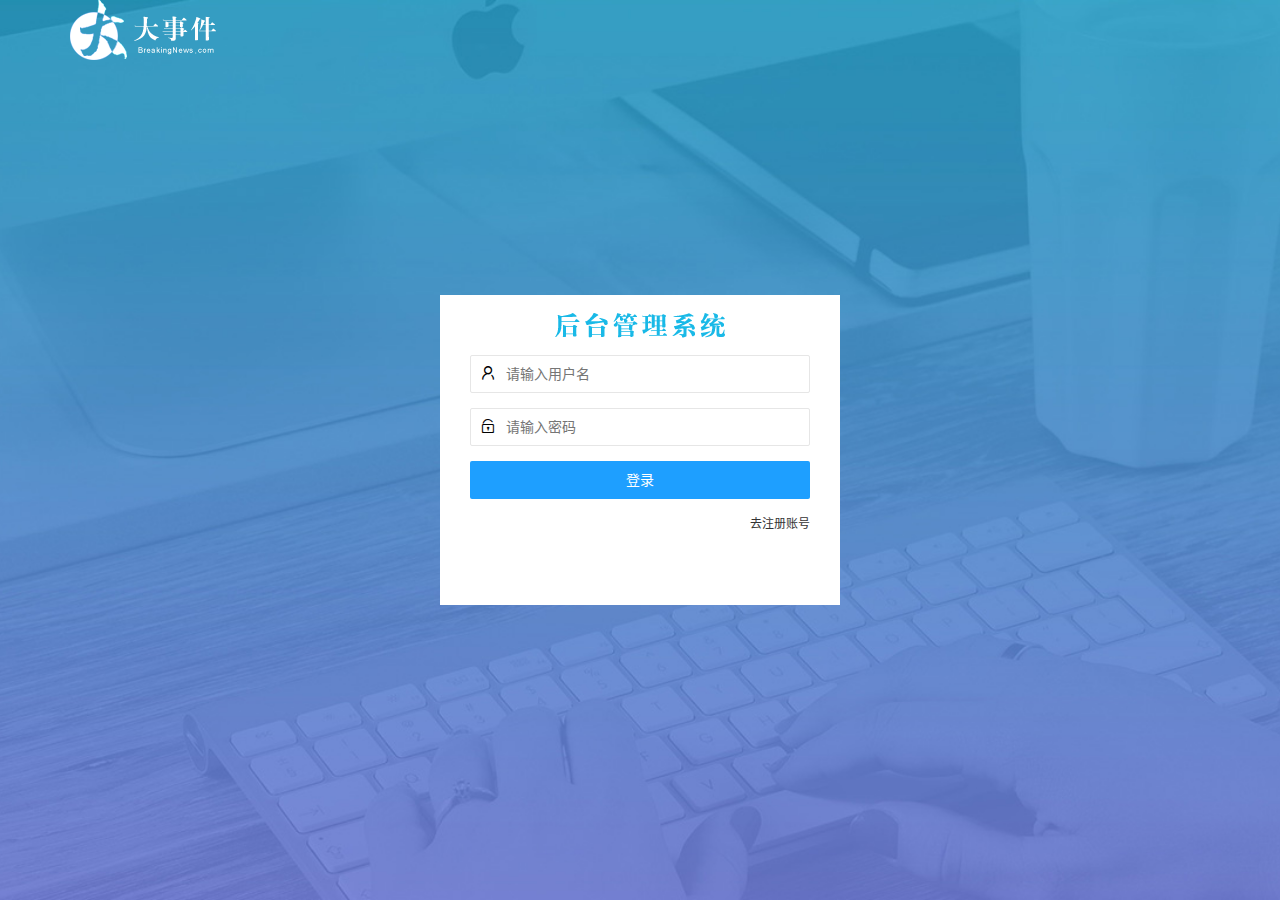
<file: login.html>
<!DOCTYPE html>
<html lang="zh-CN">

<head>
    <meta charset="UTF-8">
    <meta name="viewport"
        content="width=device-width, user-scalable=no, initial-scale=1.0, maximum-scale=1.0, minimum-scale=1.0">
    <meta http-equiv="X-UA-Compatible" content="ie=edge">
    <title>大事件登录/注册</title>
    <link rel="stylesheet" href="/assets/lib/layui/css/layui.css" />
    <link rel="stylesheet" href="/assets/css/login.css" />
</head>

<body>
    <!-- logo -->
    <div class="layui-main">
        <img src="/assets/images/logo.png" alt="" />
    </div>
    <!-- 登录注册页面的 -->
    <div class="login">
        <!-- 标题 -->
        <div class="title-box"></div>


        <!-- 登录页面 -->
        <div class="login-box">
            <!-- 登录的页面 -->
            <form class="layui-form" id="login_form">
                <!-- 用户名 -->
                <div class="layui-form-item">
                    <i class="layui-icon layui-icon-username"></i>
                    <input type="text" name="username" required lay-verify="required" placeholder="请输入用户名"
                        autocomplete="off" class="layui-input">
                </div>
                <!-- 密码 -->
                <div class="layui-form-item">
                    <i class="layui-icon layui-icon-password"></i>
                    <input type="password" name="password" required lay-verify="required|pwd" placeholder="请输入密码"
                        autocomplete="off" class="layui-input">
                </div>
                <!-- 按钮 -->
                <!-- 普通按钮和提交按钮的区别在于 lay-submit -->
                <div class="layui-form-item">
                    <button class="layui-btn layui-btn-fluid layui-btn-normal" lay-submit
                        lay-filter="formDemo">登录</button>
                </div>
                <div class="layui-form-item link">
                    <!-- a链接跳转 -->
                    <a href="javascript:;" id="link_reg">去注册账号</a>
                </div>
            </form>


        </div>



        <!-- 注册页面 -->
        <div class="reg-box">

            <form class="layui-form" id="reg_form">
                <!-- 用户名 -->
                <div class="layui-form-item">
                    <i class="layui-icon layui-icon-username"></i>
                    <input type="text" name="username" required lay-verify="required" placeholder="请输入用户名"
                        autocomplete="off" class="layui-input">
                </div>
                <!-- 密码 -->
                <div class="layui-form-item">
                    <i class="layui-icon layui-icon-password"></i>
                    <input type="password" name="password" required lay-verify="required|pwd" placeholder="请输入密码"
                        autocomplete="off" class="layui-input">
                </div>
                <!-- 密码确认框 -->
                <div class="layui-form-item">
                    <i class="layui-icon layui-icon-password"></i>
                    <input type="password" name="repassword" required lay-verify="required|pwd|repwd"
                        placeholder="再次确认密码" autocomplete="off" class="layui-input">
                </div>


                <!-- 按钮 -->
                <!-- 普通按钮和提交按钮的区别在于 lay-submit -->
                <div class="layui-form-item">
                    <button class="layui-btn layui-btn-fluid layui-btn-normal" lay-submit
                        lay-filter="formDemo">注册</button>
                </div>
                <div class="layui-form-item link">
                    <!-- a链接跳转 -->
                    <a href="javascript:;" id="link_login">去登录</a>
                </div>
            </form>

        </div>
    </div>
    <!-- 导入layui的js文件 -->
    <script src="/assets/lib/layui/layui.all.js"></script>
    <!-- 导入jq -->
    <script src="/assets/lib/jquery.js"></script>
    <script src="/assets/css/baseAPI.js"></script>
    <!-- 导入自己的登录js -->
    <script src="/assets/js/login.js"></script>
</body>

</html>
</file>
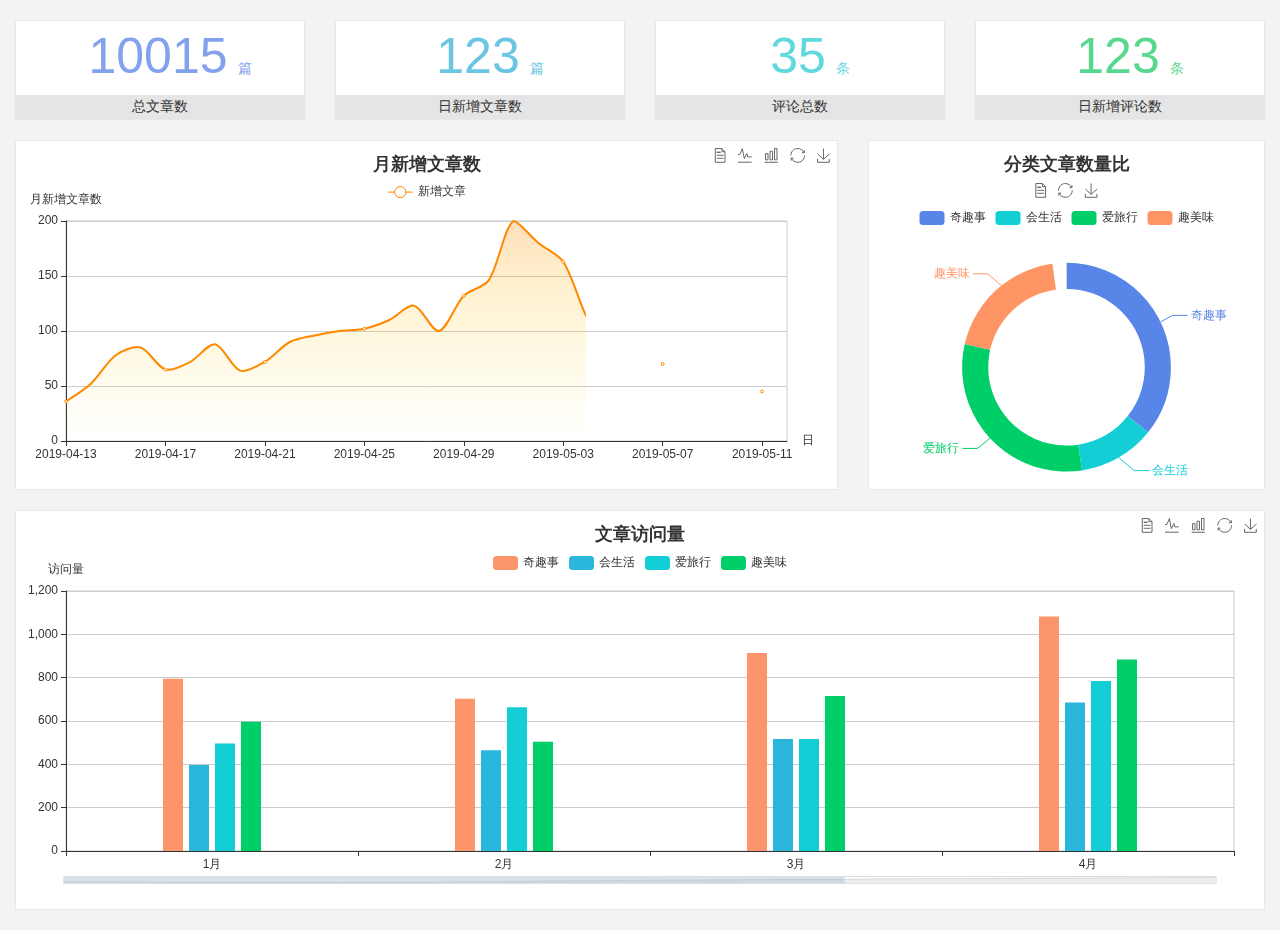
<file: home/dashboard.html>
<!DOCTYPE html>
<html lang="en">

<head>
  <meta charset="UTF-8">
  <meta name="viewport" content="width=device-width, initial-scale=1.0">
  <meta http-equiv="X-UA-Compatible" content="ie=edge">
  <title>图表统计</title>
  <link rel="stylesheet" href="../../assets/lib/bootstrap.css" />
  <link rel="stylesheet" href="../../assets/lib/main.css" />
  <script src="../../assets/lib/jquery.js"></script>
  <script type="text/javascript" src="../../assets/lib/echarts.min.js"></script>
</head>

<body>
  <div class="container-fluid">
    <div class="row spannel_list">
      <div class="col-sm-3 col-xs-6">
        <div class="spannel">
          <em>10015</em><span>篇</span>
          <b>总文章数</b>
        </div>
      </div>
      <div class="col-sm-3 col-xs-6">
        <div class="spannel scolor01">
          <em>123</em><span>篇</span>
          <b>日新增文章数</b>
        </div>
      </div>
      <div class="col-sm-3 col-xs-6">
        <div class="spannel scolor02">
          <em>35</em><span>条</span>
          <b>评论总数</b>
        </div>
      </div>
      <div class="col-sm-3 col-xs-6">
        <div class="spannel scolor03">
          <em>123</em><span>条</span>
          <b>日新增评论数</b>
        </div>
      </div>
    </div>
  </div>

  <div class="container-fluid">
    <div class="row curve-pie">
      <div class="col-lg-8 col-md-8">
        <div class="gragh_pannel" id="curve_show"></div>
      </div>
      <div class="col-lg-4 col-md-4">
        <div class="gragh_pannel" id="pie_show"></div>
      </div>
    </div>
  </div>

  <div class="container-fluid">
    <div class="column_pannel" id="column_show"></div>
  </div>

  <script>
    var oChart = echarts.init(document.getElementById('curve_show'));
    var aList_all = [
      { 'count': 36, 'date': '2019-04-13' },
      { 'count': 52, 'date': '2019-04-14' },
      { 'count': 78, 'date': '2019-04-15' },
      { 'count': 85, 'date': '2019-04-16' },
      { 'count': 65, 'date': '2019-04-17' },
      { 'count': 72, 'date': '2019-04-18' },
      { 'count': 88, 'date': '2019-04-19' },
      { 'count': 64, 'date': '2019-04-20' },
      { 'count': 72, 'date': '2019-04-21' },
      { 'count': 90, 'date': '2019-04-22' },
      { 'count': 96, 'date': '2019-04-23' },
      { 'count': 100, 'date': '2019-04-24' },
      { 'count': 102, 'date': '2019-04-25' },
      { 'count': 110, 'date': '2019-04-26' },
      { 'count': 123, 'date': '2019-04-27' },
      { 'count': 100, 'date': '2019-04-28' },
      { 'count': 132, 'date': '2019-04-29' },
      { 'count': 146, 'date': '2019-04-30' },
      { 'count': 200, 'date': '2019-05-01' },
      { 'count': 180, 'date': '2019-05-02' },
      { 'count': 163, 'date': '2019-05-03' },
      { 'count': 110, 'date': '2019-05-04' },
      { 'count': 80, 'date': '2019-05-05' },
      { 'count': 82, 'date': '2019-05-06' },
      { 'count': 70, 'date': '2019-05-07' },
      { 'count': 65, 'date': '2019-05-08' },
      { 'count': 54, 'date': '2019-05-09' },
      { 'count': 40, 'date': '2019-05-10' },
      { 'count': 45, 'date': '2019-05-11' },
      { 'count': 38, 'date': '2019-05-12' },
    ];

    let aCount = [];
    let aDate = [];

    for (var i = 0; i < aList_all.length; i++) {
      aCount.push(aList_all[i].count);
      aDate.push(aList_all[i].date);
    }

    var chartopt = {
      title: {
        text: '月新增文章数',
        left: 'center',
        top: '10'
      },
      tooltip: {
        trigger: 'axis'
      },
      legend: {
        data: ['新增文章'],
        top: '40'
      },
      toolbox: {
        show: true,
        feature: {
          mark: { show: true },
          dataView: { show: true, readOnly: false },
          magicType: { show: true, type: ['line', 'bar'] },
          restore: { show: true },
          saveAsImage: { show: true }
        }
      },
      calculable: true,
      xAxis: [
        {
          name: '日',
          type: 'category',
          boundaryGap: false,
          data: aDate
        }
      ],
      yAxis: [
        {
          name: '月新增文章数',
          type: 'value'
        }
      ],
      series: [
        {
          name: '新增文章',
          type: 'line',
          smooth: true,
          itemStyle: { normal: { areaStyle: { type: 'default' }, color: '#f80' }, lineStyle: { color: '#f80' } },
          data: aCount
        }],
      areaStyle: {
        normal: {
          color: new echarts.graphic.LinearGradient(0, 0, 0, 1, [{
            offset: 0,
            color: 'rgba(255,136,0,0.39)'
          }, {
            offset: .34,
            color: 'rgba(255,180,0,0.25)'
          }, {
            offset: 1,
            color: 'rgba(255,222,0,0.00)'
          }])

        }
      },
      grid: {
        show: true,
        x: 50,
        x2: 50,
        y: 80,
        height: 220
      }
    };

    oChart.setOption(chartopt);


    var oPie = echarts.init(document.getElementById('pie_show'));
    var oPieopt =
    {
      title: {
        top: 10,
        text: '分类文章数量比',
        x: 'center'
      },
      tooltip: {
        trigger: 'item',
        formatter: "{a} <br/>{b} : {c} ({d}%)"
      },
      color: ['#5885e8', '#13cfd5', '#00ce68', '#ff9565'],
      legend: {
        x: 'center',
        top: 65,
        data: ['奇趣事', '会生活', '爱旅行', '趣美味']
      },
      toolbox: {
        show: true,
        x: 'center',
        top: 35,
        feature: {
          mark: { show: true },
          dataView: { show: true, readOnly: false },
          magicType: {
            show: true,
            type: ['pie', 'funnel'],
            option: {
              funnel: {
                x: '25%',
                width: '50%',
                funnelAlign: 'left',
                max: 1548
              }
            }
          },
          restore: { show: true },
          saveAsImage: { show: true }
        }
      },
      calculable: true,
      series: [
        {
          name: '访问来源',
          type: 'pie',
          radius: ['45%', '60%'],
          center: ['50%', '65%'],
          data: [
            { value: 300, name: '奇趣事' },
            { value: 100, name: '会生活' },
            { value: 260, name: '爱旅行' },
            { value: 180, name: '趣美味' }
          ]
        }
      ]
    };
    oPie.setOption(oPieopt);



    var oColumn = this.echarts.init(document.getElementById('column_show'));
    var oColumnopt =
    {
      title: {
        text: '文章访问量',
        left: 'center',
        top: '10'
      },
      tooltip: {
        trigger: 'axis'
      },
      legend: {
        data: ['奇趣事', '会生活', '爱旅行', '趣美味'],
        top: '40'
      },
      toolbox: {
        show: true,
        feature: {
          mark: { show: true },
          dataView: { show: true, readOnly: false },
          magicType: { show: true, type: ['line', 'bar'] },
          restore: { show: true },
          saveAsImage: { show: true }
        }
      },
      calculable: true,
      xAxis: [
        {
          type: 'category',
          data: ['1月', '2月', '3月', '4月', '5月']
        }
      ],
      yAxis: [
        {
          name: '访问量',
          type: 'value'
        }
      ],
      series: [
        {
          name: '奇趣事',
          type: 'bar',
          barWidth: 20,
          itemStyle: {
            normal: { areaStyle: { type: 'default' }, color: '#fd956a' }
          },
          data: [800, 708, 920, 1090, 1200]
        },
        {
          name: '会生活',
          type: 'bar',
          barWidth: 20,
          itemStyle: {
            normal: { areaStyle: { type: 'default' }, color: '#2bb6db' }
          },
          data: [400, 468, 520, 690, 800]
        },
        {
          name: '爱旅行',
          type: 'bar',
          barWidth: 20,
          itemStyle: {
            normal: { areaStyle: { type: 'default' }, color: '#13cfd5' }
          },
          data: [500, 668, 520, 790, 900]
        },
        {
          name: '趣美味',
          type: 'bar',
          barWidth: 20,
          itemStyle: {
            normal: { areaStyle: { type: 'default' }, color: '#00ce68' }
          },
          data: [600, 508, 720, 890, 1000]
        }
      ],
      grid: {
        show: true,
        x: 50,
        x2: 30,
        y: 80,
        height: 260
      },
      dataZoom: [//给x轴设置滚动条
        {
          start: 0,//默认为0
          end: 100 - 1000 / 31,//默认为100
          type: 'slider',
          show: true,
          xAxisIndex: [0],
          handleSize: 0,//滑动条的 左右2个滑动条的大小
          height: 8,//组件高度
          left: 45, //左边的距离
          right: 50,//右边的距离
          bottom: 26,//右边的距离
          handleColor: '#ddd',//h滑动图标的颜色
          handleStyle: {
            borderColor: "#cacaca",
            borderWidth: "1",
            shadowBlur: 2,
            background: "#ddd",
            shadowColor: "#ddd",
          }
        }]
    };
    oColumn.setOption(oColumnopt);
  </script>
</body>

</html>
</file>
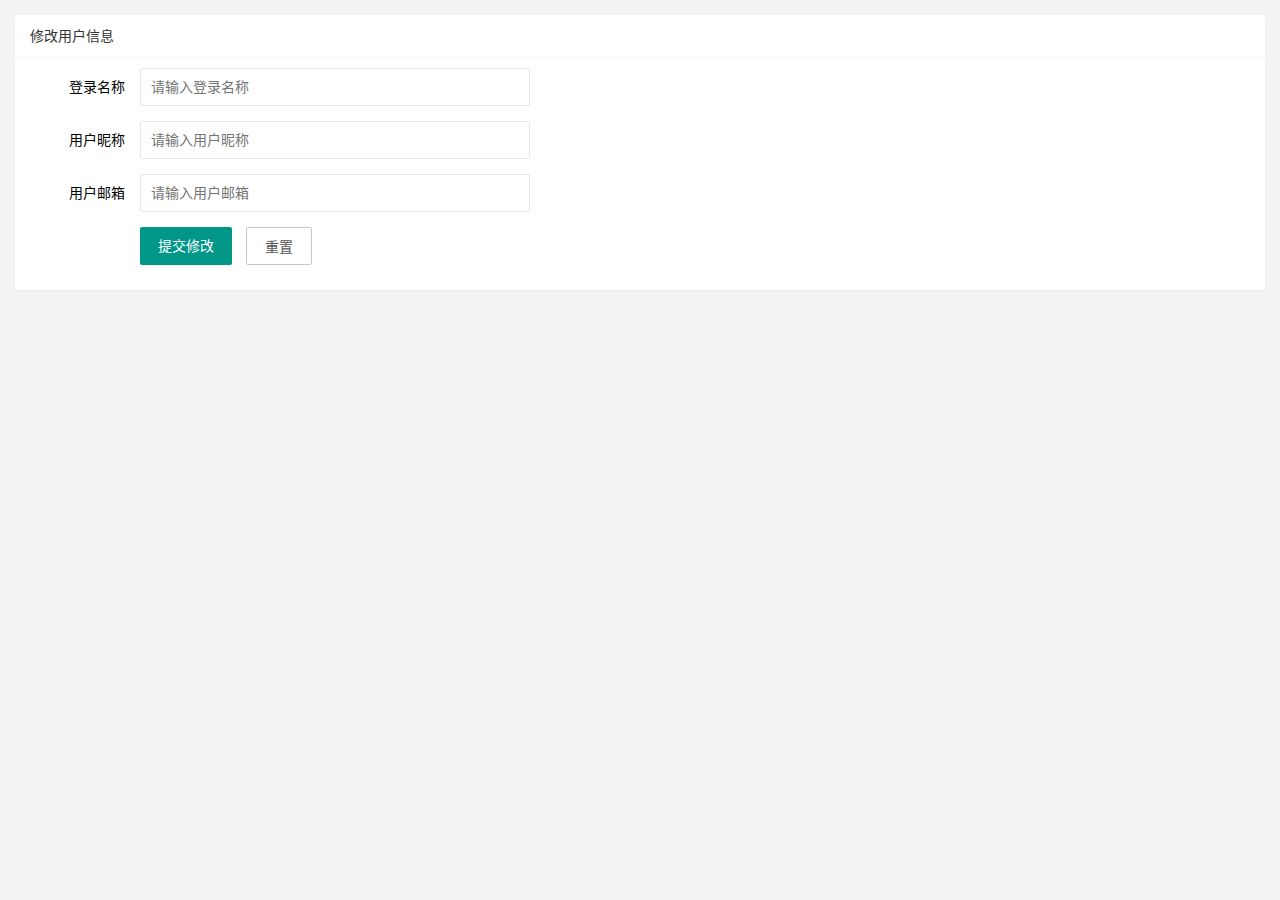
<file: user/user_info.html>
<!DOCTYPE html>
<html lang="zh-CN">

<head>
    <meta charset="UTF-8">
    <meta name="viewport"
        content="width=device-width, user-scalable=no, initial-scale=1.0, maximum-scale=1.0, minimum-scale=1.0">
    <meta http-equiv="X-UA-Compatible" content="ie=edge">
    <title>Document</title>
    <link rel="stylesheet" href="/assets/lib/layui/css/layui.css">
    <link rel="stylesheet" href="/assets/css/user/user_info.css">
</head>

<body>

    <div class="layui-card">
        <div class="layui-card-header">修改用户信息</div>
        <div class="layui-card-body">
            <form class="layui-form" lay-filter="userinfo"  >
                <input type="hidden" name="id">
                <div class="layui-form-item">
                    <label class="layui-form-label">登录名称</label>
                    <div class="layui-input-block">
                        <input type="text" name="username" required lay-verify="required" placeholder="请输入登录名称"
                            autocomplete="off" class="layui-input" readonly>
                    </div>
                </div>
                <div class="layui-form-item">
                    <label class="layui-form-label">用户昵称</label>
                    <div class="layui-input-block">
                        <input type="text" name="nickname" required lay-verify="required|nickname" placeholder="请输入用户昵称"
                            autocomplete="off" class="layui-input">
                    </div>
                </div>
                <div class="layui-form-item">
                    <label class="layui-form-label">用户邮箱</label>
                    <div class="layui-input-block">
                        <input type="text" name="email" required lay-verify="required|email" placeholder="请输入用户邮箱"
                            autocomplete="off" class="layui-input">
                    </div>
                </div>
                <div class="layui-form-item">
                    <div class="layui-input-block">
                        <button class="layui-btn" lay-submit lay-filter="formDemo">提交修改</button>
                        <button type="reset" class="layui-btn layui-btn-primary" id="btnreset">重置</button>
                    </div>
                </div>
            </form>
        </div>
    </div>
</body>
<script src="/assets/lib/layui/layui.all.js"></script>
<script src="/assets/lib/jquery.js"></script>
<script src="/assets/css/baseAPI.js"></script>
<script src="/assets/js/user/user_info.js"></script>

</html>
</file>
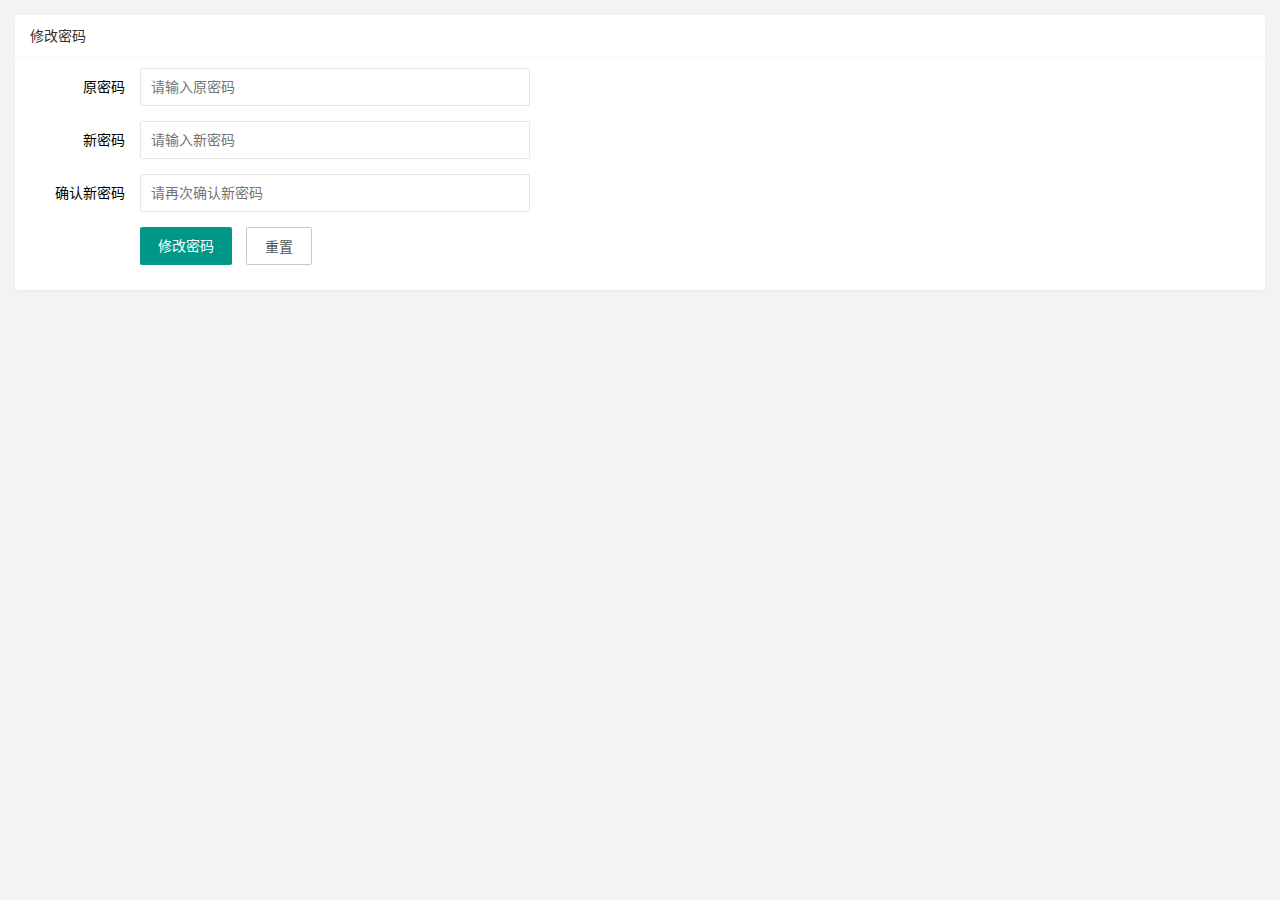
<file: user/user_pwd.html>
<!DOCTYPE html>
<html lang="zh-CN">

<head>
    <meta charset="UTF-8">
    <meta name="viewport"
        content="width=device-width, user-scalable=no, initial-scale=1.0, maximum-scale=1.0, minimum-scale=1.0">
    <meta http-equiv="X-UA-Compatible" content="ie=edge">
    <title>Document</title>
    <link rel="stylesheet" href="/assets/lib/layui/css/layui.css">
    <link rel="stylesheet" href="/assets/css/user/user_pwd.css">
</head>

<body>

    <div class="layui-card">
        <div class="layui-card-header">修改密码</div>
        <div class="layui-card-body">
            <form class="layui-form" lay-filter="userinfo">
                <input type="hidden" name="id">
                <div class="layui-form-item">
                    <label class="layui-form-label">原密码</label>
                    <div class="layui-input-block">
                        <input type="password" name="oldPwd" required lay-verify="required|pwd" placeholder="请输入原密码"
                            autocomplete="off" class="layui-input">
                    </div>
                </div>
                <div class="layui-form-item">
                    <label class="layui-form-label">新密码</label>
                    <div class="layui-input-block">
                        <input type="password" name="newPwd" required lay-verify="required|pwd|samepwd"
                            placeholder="请输入新密码" autocomplete="off" class="layui-input">
                    </div>
                </div>
                <div class="layui-form-item">
                    <label class="layui-form-label">确认新密码</label>
                    <div class="layui-input-block">
                        <input type="password" name="repwd" required lay-verify="required|pwd|repwd" placeholder="请再次确认新密码"
                            autocomplete="off" class="layui-input">
                    </div>
                </div>
                <div class="layui-form-item">
                    <div class="layui-input-block">
                        <button class="layui-btn" lay-submit lay-filter="formDemo">修改密码</button>
                        <button type="reset" class="layui-btn layui-btn-primary">重置</button>
                    </div>
                </div>
            </form>
        </div>
    </div>
</body>
<script src="/assets/lib/layui/layui.all.js"></script>
<script src="/assets/lib/jquery.js"></script>
<script src="/assets/css/baseAPI.js"></script>
<script src="/assets/js/user/user_pwd.js"></script>

</html>
</file>
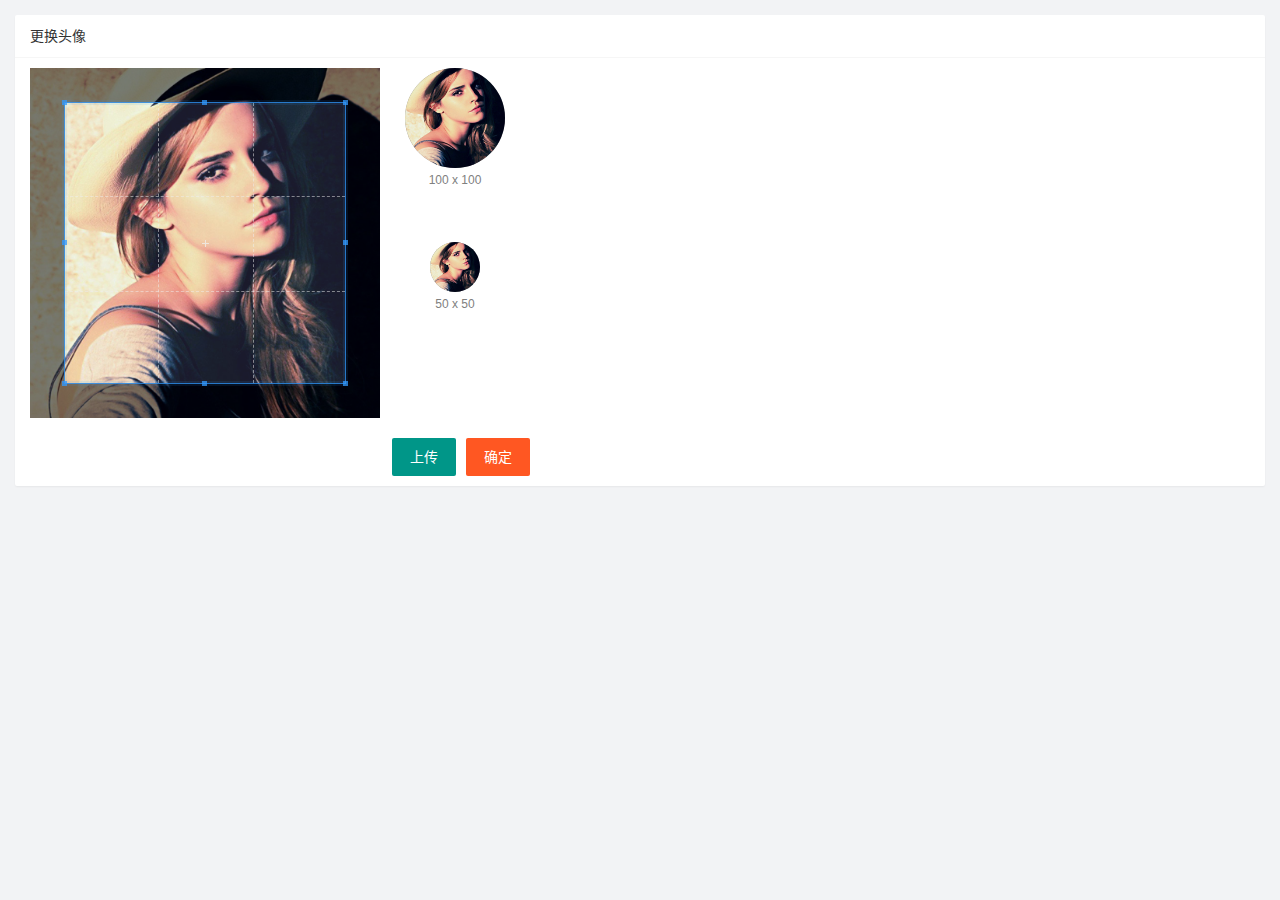
<file: user/user_vartar.html>
<!DOCTYPE html>
<html lang="zh-CN">

<head>
    <meta charset="UTF-8">
    <meta name="viewport"
        content="width=device-width, user-scalable=no, initial-scale=1.0, maximum-scale=1.0, minimum-scale=1.0">
    <meta http-equiv="X-UA-Compatible" content="ie=edge">
    <title>Document</title>
    <link rel="stylesheet" href="/assets/lib/layui/css/layui.css">
    <link rel="stylesheet" href="/assets/lib/cropper/cropper.css">
    <link rel="stylesheet" href="/assets/css/user/user_vartar.css">
</head>

<body>
    <div class="layui-card">
        <div class="layui-card-header">更换头像</div>
        <div class="layui-card-body">
            <!-- 第一行的图片裁剪和预览区域 -->
            <div class="row1">
                <!-- 图片裁剪区域 -->
                <div class="cropper-box">
                    <!-- 这个 img 标签很重要，将来会把它初始化为裁剪区域 -->
                    <img id="image" src="/assets/images/sample.jpg" />
                </div>
                <!-- 图片的预览区域 -->
                <div class="preview-box">
                    <div>
                        <!-- 宽高为 100px 的预览区域 -->
                        <div class="img-preview w100"></div>
                        <p class="size">100 x 100</p>
                    </div>
                    <div>
                        <!-- 宽高为 50px 的预览区域 -->
                        <div class="img-preview w50"></div>
                        <p class="size">50 x 50</p>
                    </div>
                </div>
            </div>

            <!-- 第二行的按钮区域 -->
            <div class="row2">
                <input type="file" id="file" accept="image/png,image/jpg">
                <button type="button" class="layui-btn" id="btnchoose">上传</button>
                <button type="button" class="layui-btn layui-btn-danger" id="btnupload">确定</button>
            </div>
        </div>
    </div>
</body>
<script src="/assets/lib/layui/layui.all.js"></script>
<script src="/assets/lib/jquery.js"></script>
<script src="/assets/lib/cropper/Cropper.js"></script>
<script src="/assets/lib/cropper/jquery-cropper.js"></script>
<script src="/assets/css/baseAPI.js"></script>
<script src="/assets/js/user/user_vartar.js"></script>

</html>
</file>
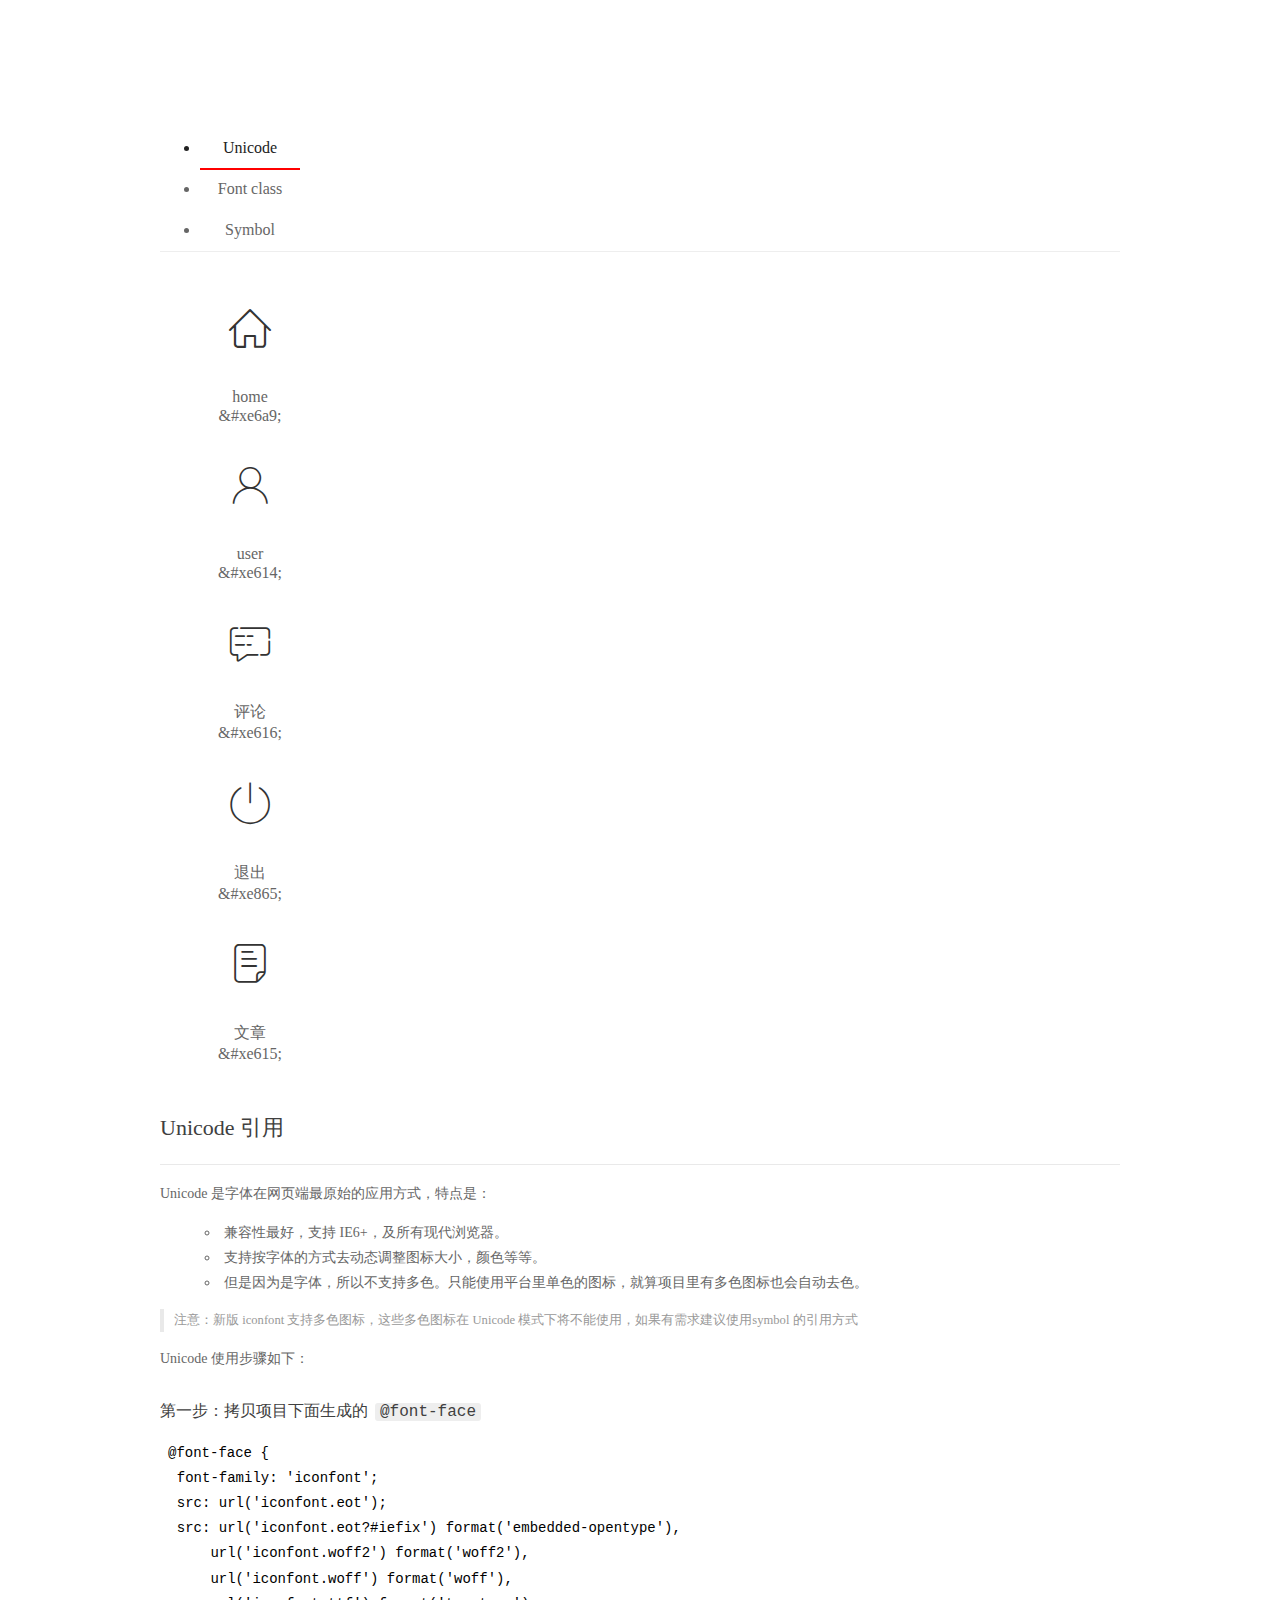
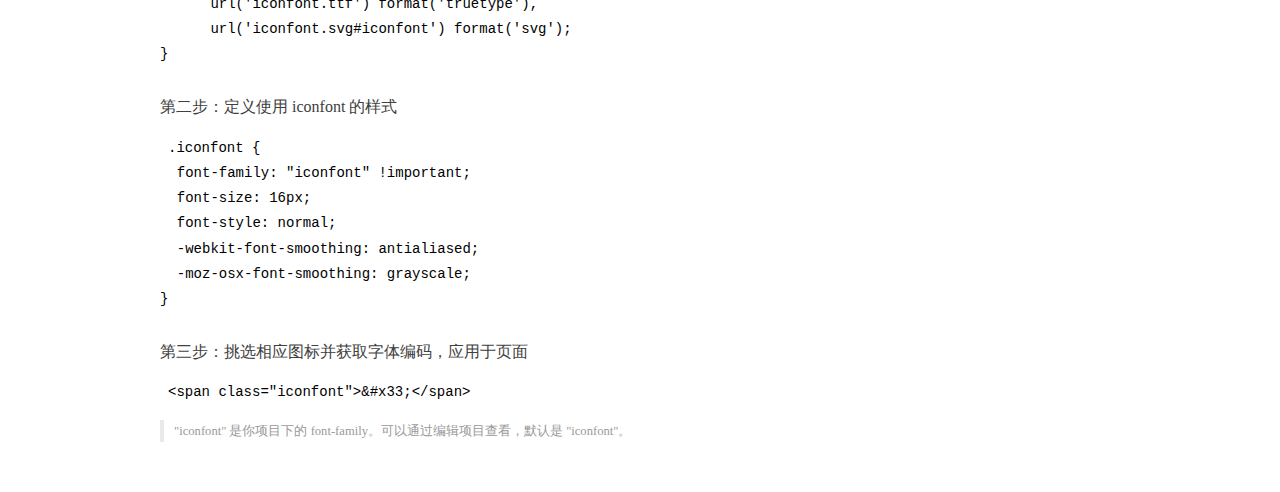
<file: assets/fonts/demo_index.html>
<!DOCTYPE html>
<html>
<head>
  <meta charset="utf-8"/>
  <title>IconFont Demo</title>
  <link rel="shortcut icon" href="https://gtms04.alicdn.com/tps/i4/TB1_oz6GVXXXXaFXpXXJDFnIXXX-64-64.ico" type="image/x-icon"/>
  <link rel="stylesheet" href="https://g.alicdn.com/thx/cube/1.3.2/cube.min.css">
  <link rel="stylesheet" href="demo.css">
  <link rel="stylesheet" href="iconfont.css">
  <script src="iconfont.js"></script>
  <!-- jQuery -->
  <script src="https://a1.alicdn.com/oss/uploads/2018/12/26/7bfddb60-08e8-11e9-9b04-53e73bb6408b.js"></script>
  <!-- 代码高亮 -->
  <script src="https://a1.alicdn.com/oss/uploads/2018/12/26/a3f714d0-08e6-11e9-8a15-ebf944d7534c.js"></script>
</head>
<body>
  <div class="main">
    <h1 class="logo"><a href="https://www.iconfont.cn/" title="iconfont 首页" target="_blank">&#xe86b;</a></h1>
    <div class="nav-tabs">
      <ul id="tabs" class="dib-box">
        <li class="dib active"><span>Unicode</span></li>
        <li class="dib"><span>Font class</span></li>
        <li class="dib"><span>Symbol</span></li>
      </ul>
      
    </div>
    <div class="tab-container">
      <div class="content unicode" style="display: block;">
          <ul class="icon_lists dib-box">
          
            <li class="dib">
              <span class="icon iconfont">&#xe6a9;</span>
                <div class="name">home</div>
                <div class="code-name">&amp;#xe6a9;</div>
              </li>
          
            <li class="dib">
              <span class="icon iconfont">&#xe614;</span>
                <div class="name">user</div>
                <div class="code-name">&amp;#xe614;</div>
              </li>
          
            <li class="dib">
              <span class="icon iconfont">&#xe616;</span>
                <div class="name">评论</div>
                <div class="code-name">&amp;#xe616;</div>
              </li>
          
            <li class="dib">
              <span class="icon iconfont">&#xe865;</span>
                <div class="name">退出</div>
                <div class="code-name">&amp;#xe865;</div>
              </li>
          
            <li class="dib">
              <span class="icon iconfont">&#xe615;</span>
                <div class="name">文章</div>
                <div class="code-name">&amp;#xe615;</div>
              </li>
          
          </ul>
          <div class="article markdown">
          <h2 id="unicode-">Unicode 引用</h2>
          <hr>

          <p>Unicode 是字体在网页端最原始的应用方式，特点是：</p>
          <ul>
            <li>兼容性最好，支持 IE6+，及所有现代浏览器。</li>
            <li>支持按字体的方式去动态调整图标大小，颜色等等。</li>
            <li>但是因为是字体，所以不支持多色。只能使用平台里单色的图标，就算项目里有多色图标也会自动去色。</li>
          </ul>
          <blockquote>
            <p>注意：新版 iconfont 支持多色图标，这些多色图标在 Unicode 模式下将不能使用，如果有需求建议使用symbol 的引用方式</p>
          </blockquote>
          <p>Unicode 使用步骤如下：</p>
          <h3 id="-font-face">第一步：拷贝项目下面生成的 <code>@font-face</code></h3>
<pre><code class="language-css"
>@font-face {
  font-family: 'iconfont';
  src: url('iconfont.eot');
  src: url('iconfont.eot?#iefix') format('embedded-opentype'),
      url('iconfont.woff2') format('woff2'),
      url('iconfont.woff') format('woff'),
      url('iconfont.ttf') format('truetype'),
      url('iconfont.svg#iconfont') format('svg');
}
</code></pre>
          <h3 id="-iconfont-">第二步：定义使用 iconfont 的样式</h3>
<pre><code class="language-css"
>.iconfont {
  font-family: "iconfont" !important;
  font-size: 16px;
  font-style: normal;
  -webkit-font-smoothing: antialiased;
  -moz-osx-font-smoothing: grayscale;
}
</code></pre>
          <h3 id="-">第三步：挑选相应图标并获取字体编码，应用于页面</h3>
<pre>
<code class="language-html"
>&lt;span class="iconfont"&gt;&amp;#x33;&lt;/span&gt;
</code></pre>
          <blockquote>
            <p>"iconfont" 是你项目下的 font-family。可以通过编辑项目查看，默认是 "iconfont"。</p>
          </blockquote>
          </div>
      </div>
      <div class="content font-class">
        <ul class="icon_lists dib-box">
          
          <li class="dib">
            <span class="icon iconfont icon-home"></span>
            <div class="name">
              home
            </div>
            <div class="code-name">.icon-home
            </div>
          </li>
          
          <li class="dib">
            <span class="icon iconfont icon-user"></span>
            <div class="name">
              user
            </div>
            <div class="code-name">.icon-user
            </div>
          </li>
          
          <li class="dib">
            <span class="icon iconfont icon-pinglun"></span>
            <div class="name">
              评论
            </div>
            <div class="code-name">.icon-pinglun
            </div>
          </li>
          
          <li class="dib">
            <span class="icon iconfont icon-tuichu"></span>
            <div class="name">
              退出
            </div>
            <div class="code-name">.icon-tuichu
            </div>
          </li>
          
          <li class="dib">
            <span class="icon iconfont icon-16"></span>
            <div class="name">
              文章
            </div>
            <div class="code-name">.icon-16
            </div>
          </li>
          
        </ul>
        <div class="article markdown">
        <h2 id="font-class-">font-class 引用</h2>
        <hr>

        <p>font-class 是 Unicode 使用方式的一种变种，主要是解决 Unicode 书写不直观，语意不明确的问题。</p>
        <p>与 Unicode 使用方式相比，具有如下特点：</p>
        <ul>
          <li>兼容性良好，支持 IE8+，及所有现代浏览器。</li>
          <li>相比于 Unicode 语意明确，书写更直观。可以很容易分辨这个 icon 是什么。</li>
          <li>因为使用 class 来定义图标，所以当要替换图标时，只需要修改 class 里面的 Unicode 引用。</li>
          <li>不过因为本质上还是使用的字体，所以多色图标还是不支持的。</li>
        </ul>
        <p>使用步骤如下：</p>
        <h3 id="-fontclass-">第一步：引入项目下面生成的 fontclass 代码：</h3>
<pre><code class="language-html">&lt;link rel="stylesheet" href="./iconfont.css"&gt;
</code></pre>
        <h3 id="-">第二步：挑选相应图标并获取类名，应用于页面：</h3>
<pre><code class="language-html">&lt;span class="iconfont icon-xxx"&gt;&lt;/span&gt;
</code></pre>
        <blockquote>
          <p>"
            iconfont" 是你项目下的 font-family。可以通过编辑项目查看，默认是 "iconfont"。</p>
        </blockquote>
      </div>
      </div>
      <div class="content symbol">
          <ul class="icon_lists dib-box">
          
            <li class="dib">
                <svg class="icon svg-icon" aria-hidden="true">
                  <use xlink:href="#icon-home"></use>
                </svg>
                <div class="name">home</div>
                <div class="code-name">#icon-home</div>
            </li>
          
            <li class="dib">
                <svg class="icon svg-icon" aria-hidden="true">
                  <use xlink:href="#icon-user"></use>
                </svg>
                <div class="name">user</div>
                <div class="code-name">#icon-user</div>
            </li>
          
            <li class="dib">
                <svg class="icon svg-icon" aria-hidden="true">
                  <use xlink:href="#icon-pinglun"></use>
                </svg>
                <div class="name">评论</div>
                <div class="code-name">#icon-pinglun</div>
            </li>
          
            <li class="dib">
                <svg class="icon svg-icon" aria-hidden="true">
                  <use xlink:href="#icon-tuichu"></use>
                </svg>
                <div class="name">退出</div>
                <div class="code-name">#icon-tuichu</div>
            </li>
          
            <li class="dib">
                <svg class="icon svg-icon" aria-hidden="true">
                  <use xlink:href="#icon-16"></use>
                </svg>
                <div class="name">文章</div>
                <div class="code-name">#icon-16</div>
            </li>
          
          </ul>
          <div class="article markdown">
          <h2 id="symbol-">Symbol 引用</h2>
          <hr>

          <p>这是一种全新的使用方式，应该说这才是未来的主流，也是平台目前推荐的用法。相关介绍可以参考这篇<a href="">文章</a>
            这种用法其实是做了一个 SVG 的集合，与另外两种相比具有如下特点：</p>
          <ul>
            <li>支持多色图标了，不再受单色限制。</li>
            <li>通过一些技巧，支持像字体那样，通过 <code>font-size</code>, <code>color</code> 来调整样式。</li>
            <li>兼容性较差，支持 IE9+，及现代浏览器。</li>
            <li>浏览器渲染 SVG 的性能一般，还不如 png。</li>
          </ul>
          <p>使用步骤如下：</p>
          <h3 id="-symbol-">第一步：引入项目下面生成的 symbol 代码：</h3>
<pre><code class="language-html">&lt;script src="./iconfont.js"&gt;&lt;/script&gt;
</code></pre>
          <h3 id="-css-">第二步：加入通用 CSS 代码（引入一次就行）：</h3>
<pre><code class="language-html">&lt;style&gt;
.icon {
  width: 1em;
  height: 1em;
  vertical-align: -0.15em;
  fill: currentColor;
  overflow: hidden;
}
&lt;/style&gt;
</code></pre>
          <h3 id="-">第三步：挑选相应图标并获取类名，应用于页面：</h3>
<pre><code class="language-html">&lt;svg class="icon" aria-hidden="true"&gt;
  &lt;use xlink:href="#icon-xxx"&gt;&lt;/use&gt;
&lt;/svg&gt;
</code></pre>
          </div>
      </div>

    </div>
  </div>
  <script>
  $(document).ready(function () {
      $('.tab-container .content:first').show()

      $('#tabs li').click(function (e) {
        var tabContent = $('.tab-container .content')
        var index = $(this).index()

        if ($(this).hasClass('active')) {
          return
        } else {
          $('#tabs li').removeClass('active')
          $(this).addClass('active')

          tabContent.hide().eq(index).fadeIn()
        }
      })
    })
  </script>
</body>
</html>
</file>
<file: assets/lib/layui/css/layui.css>
/** layui-v2.5.5 MIT License By https://www.layui.com */
 .layui-inline,img{display:inline-block;vertical-align:middle}h1,h2,h3,h4,h5,h6{font-weight:400}.layui-edge,.layui-header,.layui-inline,.layui-main{position:relative}.layui-body,.layui-edge,.layui-elip{overflow:hidden}.layui-btn,.layui-edge,.layui-inline,img{vertical-align:middle}.layui-btn,.layui-disabled,.layui-icon,.layui-unselect{-moz-user-select:none;-webkit-user-select:none;-ms-user-select:none}.layui-elip,.layui-form-checkbox span,.layui-form-pane .layui-form-label{text-overflow:ellipsis;white-space:nowrap}.layui-breadcrumb,.layui-tree-btnGroup{visibility:hidden}blockquote,body,button,dd,div,dl,dt,form,h1,h2,h3,h4,h5,h6,input,li,ol,p,pre,td,textarea,th,ul{margin:0;padding:0;-webkit-tap-highlight-color:rgba(0,0,0,0)}a:active,a:hover{outline:0}img{border:none}li{list-style:none}table{border-collapse:collapse;border-spacing:0}h4,h5,h6{font-size:100%}button,input,optgroup,option,select,textarea{font-family:inherit;font-size:inherit;font-style:inherit;font-weight:inherit;outline:0}pre{white-space:pre-wrap;white-space:-moz-pre-wrap;white-space:-pre-wrap;white-space:-o-pre-wrap;word-wrap:break-word}body{line-height:24px;font:14px Helvetica Neue,Helvetica,PingFang SC,Tahoma,Arial,sans-serif}hr{height:1px;margin:10px 0;border:0;clear:both}a{color:#333;text-decoration:none}a:hover{color:#777}a cite{font-style:normal;*cursor:pointer}.layui-border-box,.layui-border-box *{box-sizing:border-box}.layui-box,.layui-box *{box-sizing:content-box}.layui-clear{clear:both;*zoom:1}.layui-clear:after{content:'\20';clear:both;*zoom:1;display:block;height:0}.layui-inline{*display:inline;*zoom:1}.layui-edge{display:inline-block;width:0;height:0;border-width:6px;border-style:dashed;border-color:transparent}.layui-edge-top{top:-4px;border-bottom-color:#999;border-bottom-style:solid}.layui-edge-right{border-left-color:#999;border-left-style:solid}.layui-edge-bottom{top:2px;border-top-color:#999;border-top-style:solid}.layui-edge-left{border-right-color:#999;border-right-style:solid}.layui-disabled,.layui-disabled:hover{color:#d2d2d2!important;cursor:not-allowed!important}.layui-circle{border-radius:100%}.layui-show{display:block!important}.layui-hide{display:none!important}@font-face{font-family:layui-icon;src:url(../font/iconfont.eot?v=250);src:url(../font/iconfont.eot?v=250#iefix) format('embedded-opentype'),url(../font/iconfont.woff2?v=250) format('woff2'),url(../font/iconfont.woff?v=250) format('woff'),url(../font/iconfont.ttf?v=250) format('truetype'),url(../font/iconfont.svg?v=250#layui-icon) format('svg')}.layui-icon{font-family:layui-icon!important;font-size:16px;font-style:normal;-webkit-font-smoothing:antialiased;-moz-osx-font-smoothing:grayscale}.layui-icon-reply-fill:before{content:"\e611"}.layui-icon-set-fill:before{content:"\e614"}.layui-icon-menu-fill:before{content:"\e60f"}.layui-icon-search:before{content:"\e615"}.layui-icon-share:before{content:"\e641"}.layui-icon-set-sm:before{content:"\e620"}.layui-icon-engine:before{content:"\e628"}.layui-icon-close:before{content:"\1006"}.layui-icon-close-fill:before{content:"\1007"}.layui-icon-chart-screen:before{content:"\e629"}.layui-icon-star:before{content:"\e600"}.layui-icon-circle-dot:before{content:"\e617"}.layui-icon-chat:before{content:"\e606"}.layui-icon-release:before{content:"\e609"}.layui-icon-list:before{content:"\e60a"}.layui-icon-chart:before{content:"\e62c"}.layui-icon-ok-circle:before{content:"\1005"}.layui-icon-layim-theme:before{content:"\e61b"}.layui-icon-table:before{content:"\e62d"}.layui-icon-right:before{content:"\e602"}.layui-icon-left:before{content:"\e603"}.layui-icon-cart-simple:before{content:"\e698"}.layui-icon-face-cry:before{content:"\e69c"}.layui-icon-face-smile:before{content:"\e6af"}.layui-icon-survey:before{content:"\e6b2"}.layui-icon-tree:before{content:"\e62e"}.layui-icon-upload-circle:before{content:"\e62f"}.layui-icon-add-circle:before{content:"\e61f"}.layui-icon-download-circle:before{content:"\e601"}.layui-icon-templeate-1:before{content:"\e630"}.layui-icon-util:before{content:"\e631"}.layui-icon-face-surprised:before{content:"\e664"}.layui-icon-edit:before{content:"\e642"}.layui-icon-speaker:before{content:"\e645"}.layui-icon-down:before{content:"\e61a"}.layui-icon-file:before{content:"\e621"}.layui-icon-layouts:before{content:"\e632"}.layui-icon-rate-half:before{content:"\e6c9"}.layui-icon-add-circle-fine:before{content:"\e608"}.layui-icon-prev-circle:before{content:"\e633"}.layui-icon-read:before{content:"\e705"}.layui-icon-404:before{content:"\e61c"}.layui-icon-carousel:before{content:"\e634"}.layui-icon-help:before{content:"\e607"}.layui-icon-code-circle:before{content:"\e635"}.layui-icon-water:before{content:"\e636"}.layui-icon-username:before{content:"\e66f"}.layui-icon-find-fill:before{content:"\e670"}.layui-icon-about:before{content:"\e60b"}.layui-icon-location:before{content:"\e715"}.layui-icon-up:before{content:"\e619"}.layui-icon-pause:before{content:"\e651"}.layui-icon-date:before{content:"\e637"}.layui-icon-layim-uploadfile:before{content:"\e61d"}.layui-icon-delete:before{content:"\e640"}.layui-icon-play:before{content:"\e652"}.layui-icon-top:before{content:"\e604"}.layui-icon-friends:before{content:"\e612"}.layui-icon-refresh-3:before{content:"\e9aa"}.layui-icon-ok:before{content:"\e605"}.layui-icon-layer:before{content:"\e638"}.layui-icon-face-smile-fine:before{content:"\e60c"}.layui-icon-dollar:before{content:"\e659"}.layui-icon-group:before{content:"\e613"}.layui-icon-layim-download:before{content:"\e61e"}.layui-icon-picture-fine:before{content:"\e60d"}.layui-icon-link:before{content:"\e64c"}.layui-icon-diamond:before{content:"\e735"}.layui-icon-log:before{content:"\e60e"}.layui-icon-rate-solid:before{content:"\e67a"}.layui-icon-fonts-del:before{content:"\e64f"}.layui-icon-unlink:before{content:"\e64d"}.layui-icon-fonts-clear:before{content:"\e639"}.layui-icon-triangle-r:before{content:"\e623"}.layui-icon-circle:before{content:"\e63f"}.layui-icon-radio:before{content:"\e643"}.layui-icon-align-center:before{content:"\e647"}.layui-icon-align-right:before{content:"\e648"}.layui-icon-align-left:before{content:"\e649"}.layui-icon-loading-1:before{content:"\e63e"}.layui-icon-return:before{content:"\e65c"}.layui-icon-fonts-strong:before{content:"\e62b"}.layui-icon-upload:before{content:"\e67c"}.layui-icon-dialogue:before{content:"\e63a"}.layui-icon-video:before{content:"\e6ed"}.layui-icon-headset:before{content:"\e6fc"}.layui-icon-cellphone-fine:before{content:"\e63b"}.layui-icon-add-1:before{content:"\e654"}.layui-icon-face-smile-b:before{content:"\e650"}.layui-icon-fonts-html:before{content:"\e64b"}.layui-icon-form:before{content:"\e63c"}.layui-icon-cart:before{content:"\e657"}.layui-icon-camera-fill:before{content:"\e65d"}.layui-icon-tabs:before{content:"\e62a"}.layui-icon-fonts-code:before{content:"\e64e"}.layui-icon-fire:before{content:"\e756"}.layui-icon-set:before{content:"\e716"}.layui-icon-fonts-u:before{content:"\e646"}.layui-icon-triangle-d:before{content:"\e625"}.layui-icon-tips:before{content:"\e702"}.layui-icon-picture:before{content:"\e64a"}.layui-icon-more-vertical:before{content:"\e671"}.layui-icon-flag:before{content:"\e66c"}.layui-icon-loading:before{content:"\e63d"}.layui-icon-fonts-i:before{content:"\e644"}.layui-icon-refresh-1:before{content:"\e666"}.layui-icon-rmb:before{content:"\e65e"}.layui-icon-home:before{content:"\e68e"}.layui-icon-user:before{content:"\e770"}.layui-icon-notice:before{content:"\e667"}.layui-icon-login-weibo:before{content:"\e675"}.layui-icon-voice:before{content:"\e688"}.layui-icon-upload-drag:before{content:"\e681"}.layui-icon-login-qq:before{content:"\e676"}.layui-icon-snowflake:before{content:"\e6b1"}.layui-icon-file-b:before{content:"\e655"}.layui-icon-template:before{content:"\e663"}.layui-icon-auz:before{content:"\e672"}.layui-icon-console:before{content:"\e665"}.layui-icon-app:before{content:"\e653"}.layui-icon-prev:before{content:"\e65a"}.layui-icon-website:before{content:"\e7ae"}.layui-icon-next:before{content:"\e65b"}.layui-icon-component:before{content:"\e857"}.layui-icon-more:before{content:"\e65f"}.layui-icon-login-wechat:before{content:"\e677"}.layui-icon-shrink-right:before{content:"\e668"}.layui-icon-spread-left:before{content:"\e66b"}.layui-icon-camera:before{content:"\e660"}.layui-icon-note:before{content:"\e66e"}.layui-icon-refresh:before{content:"\e669"}.layui-icon-female:before{content:"\e661"}.layui-icon-male:before{content:"\e662"}.layui-icon-password:before{content:"\e673"}.layui-icon-senior:before{content:"\e674"}.layui-icon-theme:before{content:"\e66a"}.layui-icon-tread:before{content:"\e6c5"}.layui-icon-praise:before{content:"\e6c6"}.layui-icon-star-fill:before{content:"\e658"}.layui-icon-rate:before{content:"\e67b"}.layui-icon-template-1:before{content:"\e656"}.layui-icon-vercode:before{content:"\e679"}.layui-icon-cellphone:before{content:"\e678"}.layui-icon-screen-full:before{content:"\e622"}.layui-icon-screen-restore:before{content:"\e758"}.layui-icon-cols:before{content:"\e610"}.layui-icon-export:before{content:"\e67d"}.layui-icon-print:before{content:"\e66d"}.layui-icon-slider:before{content:"\e714"}.layui-icon-addition:before{content:"\e624"}.layui-icon-subtraction:before{content:"\e67e"}.layui-icon-service:before{content:"\e626"}.layui-icon-transfer:before{content:"\e691"}.layui-main{width:1140px;margin:0 auto}.layui-header{z-index:1000;height:60px}.layui-header a:hover{transition:all .5s;-webkit-transition:all .5s}.layui-side{position:fixed;left:0;top:0;bottom:0;z-index:999;width:200px;overflow-x:hidden}.layui-side-scroll{position:relative;width:220px;height:100%;overflow-x:hidden}.layui-body{position:absolute;left:200px;right:0;top:0;bottom:0;z-index:998;width:auto;overflow-y:auto;box-sizing:border-box}.layui-layout-body{overflow:hidden}.layui-layout-admin .layui-header{background-color:#23262E}.layui-layout-admin .layui-side{top:60px;width:200px;overflow-x:hidden}.layui-layout-admin .layui-body{position:fixed;top:60px;bottom:44px}.layui-layout-admin .layui-main{width:auto;margin:0 15px}.layui-layout-admin .layui-footer{position:fixed;left:200px;right:0;bottom:0;height:44px;line-height:44px;padding:0 15px;background-color:#eee}.layui-layout-admin .layui-logo{position:absolute;left:0;top:0;width:200px;height:100%;line-height:60px;text-align:center;color:#009688;font-size:16px}.layui-layout-admin .layui-header .layui-nav{background:0 0}.layui-layout-left{position:absolute!important;left:200px;top:0}.layui-layout-right{position:absolute!important;right:0;top:0}.layui-container{position:relative;margin:0 auto;padding:0 15px;box-sizing:border-box}.layui-fluid{position:relative;margin:0 auto;padding:0 15px}.layui-row:after,.layui-row:before{content:'';display:block;clear:both}.layui-col-lg1,.layui-col-lg10,.layui-col-lg11,.layui-col-lg12,.layui-col-lg2,.layui-col-lg3,.layui-col-lg4,.layui-col-lg5,.layui-col-lg6,.layui-col-lg7,.layui-col-lg8,.layui-col-lg9,.layui-col-md1,.layui-col-md10,.layui-col-md11,.layui-col-md12,.layui-col-md2,.layui-col-md3,.layui-col-md4,.layui-col-md5,.layui-col-md6,.layui-col-md7,.layui-col-md8,.layui-col-md9,.layui-col-sm1,.layui-col-sm10,.layui-col-sm11,.layui-col-sm12,.layui-col-sm2,.layui-col-sm3,.layui-col-sm4,.layui-col-sm5,.layui-col-sm6,.layui-col-sm7,.layui-col-sm8,.layui-col-sm9,.layui-col-xs1,.layui-col-xs10,.layui-col-xs11,.layui-col-xs12,.layui-col-xs2,.layui-col-xs3,.layui-col-xs4,.layui-col-xs5,.layui-col-xs6,.layui-col-xs7,.layui-col-xs8,.layui-col-xs9{position:relative;display:block;box-sizing:border-box}.layui-col-xs1,.layui-col-xs10,.layui-col-xs11,.layui-col-xs12,.layui-col-xs2,.layui-col-xs3,.layui-col-xs4,.layui-col-xs5,.layui-col-xs6,.layui-col-xs7,.layui-col-xs8,.layui-col-xs9{float:left}.layui-col-xs1{width:8.33333333%}.layui-col-xs2{width:16.66666667%}.layui-col-xs3{width:25%}.layui-col-xs4{width:33.33333333%}.layui-col-xs5{width:41.66666667%}.layui-col-xs6{width:50%}.layui-col-xs7{width:58.33333333%}.layui-col-xs8{width:66.66666667%}.layui-col-xs9{width:75%}.layui-col-xs10{width:83.33333333%}.layui-col-xs11{width:91.66666667%}.layui-col-xs12{width:100%}.layui-col-xs-offset1{margin-left:8.33333333%}.layui-col-xs-offset2{margin-left:16.66666667%}.layui-col-xs-offset3{margin-left:25%}.layui-col-xs-offset4{margin-left:33.33333333%}.layui-col-xs-offset5{margin-left:41.66666667%}.layui-col-xs-offset6{margin-left:50%}.layui-col-xs-offset7{margin-left:58.33333333%}.layui-col-xs-offset8{margin-left:66.66666667%}.layui-col-xs-offset9{margin-left:75%}.layui-col-xs-offset10{margin-left:83.33333333%}.layui-col-xs-offset11{margin-left:91.66666667%}.layui-col-xs-offset12{margin-left:100%}@media screen and (max-width:768px){.layui-hide-xs{display:none!important}.layui-show-xs-block{display:block!important}.layui-show-xs-inline{display:inline!important}.layui-show-xs-inline-block{display:inline-block!important}}@media screen and (min-width:768px){.layui-container{width:750px}.layui-hide-sm{display:none!important}.layui-show-sm-block{display:block!important}.layui-show-sm-inline{display:inline!important}.layui-show-sm-inline-block{display:inline-block!important}.layui-col-sm1,.layui-col-sm10,.layui-col-sm11,.layui-col-sm12,.layui-col-sm2,.layui-col-sm3,.layui-col-sm4,.layui-col-sm5,.layui-col-sm6,.layui-col-sm7,.layui-col-sm8,.layui-col-sm9{float:left}.layui-col-sm1{width:8.33333333%}.layui-col-sm2{width:16.66666667%}.layui-col-sm3{width:25%}.layui-col-sm4{width:33.33333333%}.layui-col-sm5{width:41.66666667%}.layui-col-sm6{width:50%}.layui-col-sm7{width:58.33333333%}.layui-col-sm8{width:66.66666667%}.layui-col-sm9{width:75%}.layui-col-sm10{width:83.33333333%}.layui-col-sm11{width:91.66666667%}.layui-col-sm12{width:100%}.layui-col-sm-offset1{margin-left:8.33333333%}.layui-col-sm-offset2{margin-left:16.66666667%}.layui-col-sm-offset3{margin-left:25%}.layui-col-sm-offset4{margin-left:33.33333333%}.layui-col-sm-offset5{margin-left:41.66666667%}.layui-col-sm-offset6{margin-left:50%}.layui-col-sm-offset7{margin-left:58.33333333%}.layui-col-sm-offset8{margin-left:66.66666667%}.layui-col-sm-offset9{margin-left:75%}.layui-col-sm-offset10{margin-left:83.33333333%}.layui-col-sm-offset11{margin-left:91.66666667%}.layui-col-sm-offset12{margin-left:100%}}@media screen and (min-width:992px){.layui-container{width:970px}.layui-hide-md{display:none!important}.layui-show-md-block{display:block!important}.layui-show-md-inline{display:inline!important}.layui-show-md-inline-block{display:inline-block!important}.layui-col-md1,.layui-col-md10,.layui-col-md11,.layui-col-md12,.layui-col-md2,.layui-col-md3,.layui-col-md4,.layui-col-md5,.layui-col-md6,.layui-col-md7,.layui-col-md8,.layui-col-md9{float:left}.layui-col-md1{width:8.33333333%}.layui-col-md2{width:16.66666667%}.layui-col-md3{width:25%}.layui-col-md4{width:33.33333333%}.layui-col-md5{width:41.66666667%}.layui-col-md6{width:50%}.layui-col-md7{width:58.33333333%}.layui-col-md8{width:66.66666667%}.layui-col-md9{width:75%}.layui-col-md10{width:83.33333333%}.layui-col-md11{width:91.66666667%}.layui-col-md12{width:100%}.layui-col-md-offset1{margin-left:8.33333333%}.layui-col-md-offset2{margin-left:16.66666667%}.layui-col-md-offset3{margin-left:25%}.layui-col-md-offset4{margin-left:33.33333333%}.layui-col-md-offset5{margin-left:41.66666667%}.layui-col-md-offset6{margin-left:50%}.layui-col-md-offset7{margin-left:58.33333333%}.layui-col-md-offset8{margin-left:66.66666667%}.layui-col-md-offset9{margin-left:75%}.layui-col-md-offset10{margin-left:83.33333333%}.layui-col-md-offset11{margin-left:91.66666667%}.layui-col-md-offset12{margin-left:100%}}@media screen and (min-width:1200px){.layui-container{width:1170px}.layui-hide-lg{display:none!important}.layui-show-lg-block{display:block!important}.layui-show-lg-inline{display:inline!important}.layui-show-lg-inline-block{display:inline-block!important}.layui-col-lg1,.layui-col-lg10,.layui-col-lg11,.layui-col-lg12,.layui-col-lg2,.layui-col-lg3,.layui-col-lg4,.layui-col-lg5,.layui-col-lg6,.layui-col-lg7,.layui-col-lg8,.layui-col-lg9{float:left}.layui-col-lg1{width:8.33333333%}.layui-col-lg2{width:16.66666667%}.layui-col-lg3{width:25%}.layui-col-lg4{width:33.33333333%}.layui-col-lg5{width:41.66666667%}.layui-col-lg6{width:50%}.layui-col-lg7{width:58.33333333%}.layui-col-lg8{width:66.66666667%}.layui-col-lg9{width:75%}.layui-col-lg10{width:83.33333333%}.layui-col-lg11{width:91.66666667%}.layui-col-lg12{width:100%}.layui-col-lg-offset1{margin-left:8.33333333%}.layui-col-lg-offset2{margin-left:16.66666667%}.layui-col-lg-offset3{margin-left:25%}.layui-col-lg-offset4{margin-left:33.33333333%}.layui-col-lg-offset5{margin-left:41.66666667%}.layui-col-lg-offset6{margin-left:50%}.layui-col-lg-offset7{margin-left:58.33333333%}.layui-col-lg-offset8{margin-left:66.66666667%}.layui-col-lg-offset9{margin-left:75%}.layui-col-lg-offset10{margin-left:83.33333333%}.layui-col-lg-offset11{margin-left:91.66666667%}.layui-col-lg-offset12{margin-left:100%}}.layui-col-space1{margin:-.5px}.layui-col-space1>*{padding:.5px}.layui-col-space3{margin:-1.5px}.layui-col-space3>*{padding:1.5px}.layui-col-space5{margin:-2.5px}.layui-col-space5>*{padding:2.5px}.layui-col-space8{margin:-3.5px}.layui-col-space8>*{padding:3.5px}.layui-col-space10{margin:-5px}.layui-col-space10>*{padding:5px}.layui-col-space12{margin:-6px}.layui-col-space12>*{padding:6px}.layui-col-space15{margin:-7.5px}.layui-col-space15>*{padding:7.5px}.layui-col-space18{margin:-9px}.layui-col-space18>*{padding:9px}.layui-col-space20{margin:-10px}.layui-col-space20>*{padding:10px}.layui-col-space22{margin:-11px}.layui-col-space22>*{padding:11px}.layui-col-space25{margin:-12.5px}.layui-col-space25>*{padding:12.5px}.layui-col-space30{margin:-15px}.layui-col-space30>*{padding:15px}.layui-btn,.layui-input,.layui-select,.layui-textarea,.layui-upload-button{outline:0;-webkit-appearance:none;transition:all .3s;-webkit-transition:all .3s;box-sizing:border-box}.layui-elem-quote{margin-bottom:10px;padding:15px;line-height:22px;border-left:5px solid #009688;border-radius:0 2px 2px 0;background-color:#f2f2f2}.layui-quote-nm{border-style:solid;border-width:1px 1px 1px 5px;background:0 0}.layui-elem-field{margin-bottom:10px;padding:0;border-width:1px;border-style:solid}.layui-elem-field legend{margin-left:20px;padding:0 10px;font-size:20px;font-weight:300}.layui-field-title{margin:10px 0 20px;border-width:1px 0 0}.layui-field-box{padding:10px 15px}.layui-field-title .layui-field-box{padding:10px 0}.layui-progress{position:relative;height:6px;border-radius:20px;background-color:#e2e2e2}.layui-progress-bar{position:absolute;left:0;top:0;width:0;max-width:100%;height:6px;border-radius:20px;text-align:right;background-color:#5FB878;transition:all .3s;-webkit-transition:all .3s}.layui-progress-big,.layui-progress-big .layui-progress-bar{height:18px;line-height:18px}.layui-progress-text{position:relative;top:-20px;line-height:18px;font-size:12px;color:#666}.layui-progress-big .layui-progress-text{position:static;padding:0 10px;color:#fff}.layui-collapse{border-width:1px;border-style:solid;border-radius:2px}.layui-colla-content,.layui-colla-item{border-top-width:1px;border-top-style:solid}.layui-colla-item:first-child{border-top:none}.layui-colla-title{position:relative;height:42px;line-height:42px;padding:0 15px 0 35px;color:#333;background-color:#f2f2f2;cursor:pointer;font-size:14px;overflow:hidden}.layui-colla-content{display:none;padding:10px 15px;line-height:22px;color:#666}.layui-colla-icon{position:absolute;left:15px;top:0;font-size:14px}.layui-card{margin-bottom:15px;border-radius:2px;background-color:#fff;box-shadow:0 1px 2px 0 rgba(0,0,0,.05)}.layui-card:last-child{margin-bottom:0}.layui-card-header{position:relative;height:42px;line-height:42px;padding:0 15px;border-bottom:1px solid #f6f6f6;color:#333;border-radius:2px 2px 0 0;font-size:14px}.layui-bg-black,.layui-bg-blue,.layui-bg-cyan,.layui-bg-green,.layui-bg-orange,.layui-bg-red{color:#fff!important}.layui-card-body{position:relative;padding:10px 15px;line-height:24px}.layui-card-body[pad15]{padding:15px}.layui-card-body[pad20]{padding:20px}.layui-card-body .layui-table{margin:5px 0}.layui-card .layui-tab{margin:0}.layui-panel-window{position:relative;padding:15px;border-radius:0;border-top:5px solid #E6E6E6;background-color:#fff}.layui-auxiliar-moving{position:fixed;left:0;right:0;top:0;bottom:0;width:100%;height:100%;background:0 0;z-index:9999999999}.layui-form-label,.layui-form-mid,.layui-form-select,.layui-input-block,.layui-input-inline,.layui-textarea{position:relative}.layui-bg-red{background-color:#FF5722!important}.layui-bg-orange{background-color:#FFB800!important}.layui-bg-green{background-color:#009688!important}.layui-bg-cyan{background-color:#2F4056!important}.layui-bg-blue{background-color:#1E9FFF!important}.layui-bg-black{background-color:#393D49!important}.layui-bg-gray{background-color:#eee!important;color:#666!important}.layui-badge-rim,.layui-colla-content,.layui-colla-item,.layui-collapse,.layui-elem-field,.layui-form-pane .layui-form-item[pane],.layui-form-pane .layui-form-label,.layui-input,.layui-layedit,.layui-layedit-tool,.layui-quote-nm,.layui-select,.layui-tab-bar,.layui-tab-card,.layui-tab-title,.layui-tab-title .layui-this:after,.layui-textarea{border-color:#e6e6e6}.layui-timeline-item:before,hr{background-color:#e6e6e6}.layui-text{line-height:22px;font-size:14px;color:#666}.layui-text h1,.layui-text h2,.layui-text h3{font-weight:500;color:#333}.layui-text h1{font-size:30px}.layui-text h2{font-size:24px}.layui-text h3{font-size:18px}.layui-text a:not(.layui-btn){color:#01AAED}.layui-text a:not(.layui-btn):hover{text-decoration:underline}.layui-text ul{padding:5px 0 5px 15px}.layui-text ul li{margin-top:5px;list-style-type:disc}.layui-text em,.layui-word-aux{color:#999!important;padding:0 5px!important}.layui-btn{display:inline-block;height:38px;line-height:38px;padding:0 18px;background-color:#009688;color:#fff;white-space:nowrap;text-align:center;font-size:14px;border:none;border-radius:2px;cursor:pointer}.layui-btn:hover{opacity:.8;filter:alpha(opacity=80);color:#fff}.layui-btn:active{opacity:1;filter:alpha(opacity=100)}.layui-btn+.layui-btn{margin-left:10px}.layui-btn-container{font-size:0}.layui-btn-container .layui-btn{margin-right:10px;margin-bottom:10px}.layui-btn-container .layui-btn+.layui-btn{margin-left:0}.layui-table .layui-btn-container .layui-btn{margin-bottom:9px}.layui-btn-radius{border-radius:100px}.layui-btn .layui-icon{margin-right:3px;font-size:18px;vertical-align:bottom;vertical-align:middle\9}.layui-btn-primary{border:1px solid #C9C9C9;background-color:#fff;color:#555}.layui-btn-primary:hover{border-color:#009688;color:#333}.layui-btn-normal{background-color:#1E9FFF}.layui-btn-warm{background-color:#FFB800}.layui-btn-danger{background-color:#FF5722}.layui-btn-checked{background-color:#5FB878}.layui-btn-disabled,.layui-btn-disabled:active,.layui-btn-disabled:hover{border:1px solid #e6e6e6;background-color:#FBFBFB;color:#C9C9C9;cursor:not-allowed;opacity:1}.layui-btn-lg{height:44px;line-height:44px;padding:0 25px;font-size:16px}.layui-btn-sm{height:30px;line-height:30px;padding:0 10px;font-size:12px}.layui-btn-sm i{font-size:16px!important}.layui-btn-xs{height:22px;line-height:22px;padding:0 5px;font-size:12px}.layui-btn-xs i{font-size:14px!important}.layui-btn-group{display:inline-block;vertical-align:middle;font-size:0}.layui-btn-group .layui-btn{margin-left:0!important;margin-right:0!important;border-left:1px solid rgba(255,255,255,.5);border-radius:0}.layui-btn-group .layui-btn-primary{border-left:none}.layui-btn-group .layui-btn-primary:hover{border-color:#C9C9C9;color:#009688}.layui-btn-group .layui-btn:first-child{border-left:none;border-radius:2px 0 0 2px}.layui-btn-group .layui-btn-primary:first-child{border-left:1px solid #c9c9c9}.layui-btn-group .layui-btn:last-child{border-radius:0 2px 2px 0}.layui-btn-group .layui-btn+.layui-btn{margin-left:0}.layui-btn-group+.layui-btn-group{margin-left:10px}.layui-btn-fluid{width:100%}.layui-input,.layui-select,.layui-textarea{height:38px;line-height:1.3;line-height:38px\9;border-width:1px;border-style:solid;background-color:#fff;border-radius:2px}.layui-input::-webkit-input-placeholder,.layui-select::-webkit-input-placeholder,.layui-textarea::-webkit-input-placeholder{line-height:1.3}.layui-input,.layui-textarea{display:block;width:100%;padding-left:10px}.layui-input:hover,.layui-textarea:hover{border-color:#D2D2D2!important}.layui-input:focus,.layui-textarea:focus{border-color:#C9C9C9!important}.layui-textarea{min-height:100px;height:auto;line-height:20px;padding:6px 10px;resize:vertical}.layui-select{padding:0 10px}.layui-form input[type=checkbox],.layui-form input[type=radio],.layui-form select{display:none}.layui-form [lay-ignore]{display:initial}.layui-form-item{margin-bottom:15px;clear:both;*zoom:1}.layui-form-item:after{content:'\20';clear:both;*zoom:1;display:block;height:0}.layui-form-label{float:left;display:block;padding:9px 15px;width:80px;font-weight:400;line-height:20px;text-align:right}.layui-form-label-col{display:block;float:none;padding:9px 0;line-height:20px;text-align:left}.layui-form-item .layui-inline{margin-bottom:5px;margin-right:10px}.layui-input-block{margin-left:110px;min-height:36px}.layui-input-inline{display:inline-block;vertical-align:middle}.layui-form-item .layui-input-inline{float:left;width:190px;margin-right:10px}.layui-form-text .layui-input-inline{width:auto}.layui-form-mid{float:left;display:block;padding:9px 0!important;line-height:20px;margin-right:10px}.layui-form-danger+.layui-form-select .layui-input,.layui-form-danger:focus{border-color:#FF5722!important}.layui-form-select .layui-input{padding-right:30px;cursor:pointer}.layui-form-select .layui-edge{position:absolute;right:10px;top:50%;margin-top:-3px;cursor:pointer;border-width:6px;border-top-color:#c2c2c2;border-top-style:solid;transition:all .3s;-webkit-transition:all .3s}.layui-form-select dl{display:none;position:absolute;left:0;top:42px;padding:5px 0;z-index:899;min-width:100%;border:1px solid #d2d2d2;max-height:300px;overflow-y:auto;background-color:#fff;border-radius:2px;box-shadow:0 2px 4px rgba(0,0,0,.12);box-sizing:border-box}.layui-form-select dl dd,.layui-form-select dl dt{padding:0 10px;line-height:36px;white-space:nowrap;overflow:hidden;text-overflow:ellipsis}.layui-form-select dl dt{font-size:12px;color:#999}.layui-form-select dl dd{cursor:pointer}.layui-form-select dl dd:hover{background-color:#f2f2f2;-webkit-transition:.5s all;transition:.5s all}.layui-form-select .layui-select-group dd{padding-left:20px}.layui-form-select dl dd.layui-select-tips{padding-left:10px!important;color:#999}.layui-form-select dl dd.layui-this{background-color:#5FB878;color:#fff}.layui-form-checkbox,.layui-form-select dl dd.layui-disabled{background-color:#fff}.layui-form-selected dl{display:block}.layui-form-checkbox,.layui-form-checkbox *,.layui-form-switch{display:inline-block;vertical-align:middle}.layui-form-selected .layui-edge{margin-top:-9px;-webkit-transform:rotate(180deg);transform:rotate(180deg);margin-top:-3px\9}:root .layui-form-selected .layui-edge{margin-top:-9px\0/IE9}.layui-form-selectup dl{top:auto;bottom:42px}.layui-select-none{margin:5px 0;text-align:center;color:#999}.layui-select-disabled .layui-disabled{border-color:#eee!important}.layui-select-disabled .layui-edge{border-top-color:#d2d2d2}.layui-form-checkbox{position:relative;height:30px;line-height:30px;margin-right:10px;padding-right:30px;cursor:pointer;font-size:0;-webkit-transition:.1s linear;transition:.1s linear;box-sizing:border-box}.layui-form-checkbox span{padding:0 10px;height:100%;font-size:14px;border-radius:2px 0 0 2px;background-color:#d2d2d2;color:#fff;overflow:hidden}.layui-form-checkbox:hover span{background-color:#c2c2c2}.layui-form-checkbox i{position:absolute;right:0;top:0;width:30px;height:28px;border:1px solid #d2d2d2;border-left:none;border-radius:0 2px 2px 0;color:#fff;font-size:20px;text-align:center}.layui-form-checkbox:hover i{border-color:#c2c2c2;color:#c2c2c2}.layui-form-checked,.layui-form-checked:hover{border-color:#5FB878}.layui-form-checked span,.layui-form-checked:hover span{background-color:#5FB878}.layui-form-checked i,.layui-form-checked:hover i{color:#5FB878}.layui-form-item .layui-form-checkbox{margin-top:4px}.layui-form-checkbox[lay-skin=primary]{height:auto!important;line-height:normal!important;min-width:18px;min-height:18px;border:none!important;margin-right:0;padding-left:28px;padding-right:0;background:0 0}.layui-form-checkbox[lay-skin=primary] span{padding-left:0;padding-right:15px;line-height:18px;background:0 0;color:#666}.layui-form-checkbox[lay-skin=primary] i{right:auto;left:0;width:16px;height:16px;line-height:16px;border:1px solid #d2d2d2;font-size:12px;border-radius:2px;background-color:#fff;-webkit-transition:.1s linear;transition:.1s linear}.layui-form-checkbox[lay-skin=primary]:hover i{border-color:#5FB878;color:#fff}.layui-form-checked[lay-skin=primary] i{border-color:#5FB878!important;background-color:#5FB878;color:#fff}.layui-checkbox-disbaled[lay-skin=primary] span{background:0 0!important;color:#c2c2c2}.layui-checkbox-disbaled[lay-skin=primary]:hover i{border-color:#d2d2d2}.layui-form-item .layui-form-checkbox[lay-skin=primary]{margin-top:10px}.layui-form-switch{position:relative;height:22px;line-height:22px;min-width:35px;padding:0 5px;margin-top:8px;border:1px solid #d2d2d2;border-radius:20px;cursor:pointer;background-color:#fff;-webkit-transition:.1s linear;transition:.1s linear}.layui-form-switch i{position:absolute;left:5px;top:3px;width:16px;height:16px;border-radius:20px;background-color:#d2d2d2;-webkit-transition:.1s linear;transition:.1s linear}.layui-form-switch em{position:relative;top:0;width:25px;margin-left:21px;padding:0!important;text-align:center!important;color:#999!important;font-style:normal!important;font-size:12px}.layui-form-onswitch{border-color:#5FB878;background-color:#5FB878}.layui-checkbox-disbaled,.layui-checkbox-disbaled i{border-color:#e2e2e2!important}.layui-form-onswitch i{left:100%;margin-left:-21px;background-color:#fff}.layui-form-onswitch em{margin-left:5px;margin-right:21px;color:#fff!important}.layui-checkbox-disbaled span{background-color:#e2e2e2!important}.layui-checkbox-disbaled:hover i{color:#fff!important}[lay-radio]{display:none}.layui-form-radio,.layui-form-radio *{display:inline-block;vertical-align:middle}.layui-form-radio{line-height:28px;margin:6px 10px 0 0;padding-right:10px;cursor:pointer;font-size:0}.layui-form-radio *{font-size:14px}.layui-form-radio>i{margin-right:8px;font-size:22px;color:#c2c2c2}.layui-form-radio>i:hover,.layui-form-radioed>i{color:#5FB878}.layui-radio-disbaled>i{color:#e2e2e2!important}.layui-form-pane .layui-form-label{width:110px;padding:8px 15px;height:38px;line-height:20px;border-width:1px;border-style:solid;border-radius:2px 0 0 2px;text-align:center;background-color:#FBFBFB;overflow:hidden;box-sizing:border-box}.layui-form-pane .layui-input-inline{margin-left:-1px}.layui-form-pane .layui-input-block{margin-left:110px;left:-1px}.layui-form-pane .layui-input{border-radius:0 2px 2px 0}.layui-form-pane .layui-form-text .layui-form-label{float:none;width:100%;border-radius:2px;box-sizing:border-box;text-align:left}.layui-form-pane .layui-form-text .layui-input-inline{display:block;margin:0;top:-1px;clear:both}.layui-form-pane .layui-form-text .layui-input-block{margin:0;left:0;top:-1px}.layui-form-pane .layui-form-text .layui-textarea{min-height:100px;border-radius:0 0 2px 2px}.layui-form-pane .layui-form-checkbox{margin:4px 0 4px 10px}.layui-form-pane .layui-form-radio,.layui-form-pane .layui-form-switch{margin-top:6px;margin-left:10px}.layui-form-pane .layui-form-item[pane]{position:relative;border-width:1px;border-style:solid}.layui-form-pane .layui-form-item[pane] .layui-form-label{position:absolute;left:0;top:0;height:100%;border-width:0 1px 0 0}.layui-form-pane .layui-form-item[pane] .layui-input-inline{margin-left:110px}@media screen and (max-width:450px){.layui-form-item .layui-form-label{text-overflow:ellipsis;overflow:hidden;white-space:nowrap}.layui-form-item .layui-inline{display:block;margin-right:0;margin-bottom:20px;clear:both}.layui-form-item .layui-inline:after{content:'\20';clear:both;display:block;height:0}.layui-form-item .layui-input-inline{display:block;float:none;left:-3px;width:auto;margin:0 0 10px 112px}.layui-form-item .layui-input-inline+.layui-form-mid{margin-left:110px;top:-5px;padding:0}.layui-form-item .layui-form-checkbox{margin-right:5px;margin-bottom:5px}}.layui-layedit{border-width:1px;border-style:solid;border-radius:2px}.layui-layedit-tool{padding:3px 5px;border-bottom-width:1px;border-bottom-style:solid;font-size:0}.layedit-tool-fixed{position:fixed;top:0;border-top:1px solid #e2e2e2}.layui-layedit-tool .layedit-tool-mid,.layui-layedit-tool .layui-icon{display:inline-block;vertical-align:middle;text-align:center;font-size:14px}.layui-layedit-tool .layui-icon{position:relative;width:32px;height:30px;line-height:30px;margin:3px 5px;color:#777;cursor:pointer;border-radius:2px}.layui-layedit-tool .layui-icon:hover{color:#393D49}.layui-layedit-tool .layui-icon:active{color:#000}.layui-layedit-tool .layedit-tool-active{background-color:#e2e2e2;color:#000}.layui-layedit-tool .layui-disabled,.layui-layedit-tool .layui-disabled:hover{color:#d2d2d2;cursor:not-allowed}.layui-layedit-tool .layedit-tool-mid{width:1px;height:18px;margin:0 10px;background-color:#d2d2d2}.layedit-tool-html{width:50px!important;font-size:30px!important}.layedit-tool-b,.layedit-tool-code,.layedit-tool-help{font-size:16px!important}.layedit-tool-d,.layedit-tool-face,.layedit-tool-image,.layedit-tool-unlink{font-size:18px!important}.layedit-tool-image input{position:absolute;font-size:0;left:0;top:0;width:100%;height:100%;opacity:.01;filter:Alpha(opacity=1);cursor:pointer}.layui-layedit-iframe iframe{display:block;width:100%}#LAY_layedit_code{overflow:hidden}.layui-laypage{display:inline-block;*display:inline;*zoom:1;vertical-align:middle;margin:10px 0;font-size:0}.layui-laypage>a:first-child,.layui-laypage>a:first-child em{border-radius:2px 0 0 2px}.layui-laypage>a:last-child,.layui-laypage>a:last-child em{border-radius:0 2px 2px 0}.layui-laypage>:first-child{margin-left:0!important}.layui-laypage>:last-child{margin-right:0!important}.layui-laypage a,.layui-laypage button,.layui-laypage input,.layui-laypage select,.layui-laypage span{border:1px solid #e2e2e2}.layui-laypage a,.layui-laypage span{display:inline-block;*display:inline;*zoom:1;vertical-align:middle;padding:0 15px;height:28px;line-height:28px;margin:0 -1px 5px 0;background-color:#fff;color:#333;font-size:12px}.layui-flow-more a *,.layui-laypage input,.layui-table-view select[lay-ignore]{display:inline-block}.layui-laypage a:hover{color:#009688}.layui-laypage em{font-style:normal}.layui-laypage .layui-laypage-spr{color:#999;font-weight:700}.layui-laypage a{text-decoration:none}.layui-laypage .layui-laypage-curr{position:relative}.layui-laypage .layui-laypage-curr em{position:relative;color:#fff}.layui-laypage .layui-laypage-curr .layui-laypage-em{position:absolute;left:-1px;top:-1px;padding:1px;width:100%;height:100%;background-color:#009688}.layui-laypage-em{border-radius:2px}.layui-laypage-next em,.layui-laypage-prev em{font-family:Sim sun;font-size:16px}.layui-laypage .layui-laypage-count,.layui-laypage .layui-laypage-limits,.layui-laypage .layui-laypage-refresh,.layui-laypage .layui-laypage-skip{margin-left:10px;margin-right:10px;padding:0;border:none}.layui-laypage .layui-laypage-limits,.layui-laypage .layui-laypage-refresh{vertical-align:top}.layui-laypage .layui-laypage-refresh i{font-size:18px;cursor:pointer}.layui-laypage select{height:22px;padding:3px;border-radius:2px;cursor:pointer}.layui-laypage .layui-laypage-skip{height:30px;line-height:30px;color:#999}.layui-laypage button,.layui-laypage input{height:30px;line-height:30px;border-radius:2px;vertical-align:top;background-color:#fff;box-sizing:border-box}.layui-laypage input{width:40px;margin:0 10px;padding:0 3px;text-align:center}.layui-laypage input:focus,.layui-laypage select:focus{border-color:#009688!important}.layui-laypage button{margin-left:10px;padding:0 10px;cursor:pointer}.layui-table,.layui-table-view{margin:10px 0}.layui-flow-more{margin:10px 0;text-align:center;color:#999;font-size:14px}.layui-flow-more a{height:32px;line-height:32px}.layui-flow-more a *{vertical-align:top}.layui-flow-more a cite{padding:0 20px;border-radius:3px;background-color:#eee;color:#333;font-style:normal}.layui-flow-more a cite:hover{opacity:.8}.layui-flow-more a i{font-size:30px;color:#737383}.layui-table{width:100%;background-color:#fff;color:#666}.layui-table tr{transition:all .3s;-webkit-transition:all .3s}.layui-table th{text-align:left;font-weight:400}.layui-table tbody tr:hover,.layui-table thead tr,.layui-table-click,.layui-table-header,.layui-table-hover,.layui-table-mend,.layui-table-patch,.layui-table-tool,.layui-table-total,.layui-table-total tr,.layui-table[lay-even] tr:nth-child(even){background-color:#f2f2f2}.layui-table td,.layui-table th,.layui-table-col-set,.layui-table-fixed-r,.layui-table-grid-down,.layui-table-header,.layui-table-page,.layui-table-tips-main,.layui-table-tool,.layui-table-total,.layui-table-view,.layui-table[lay-skin=line],.layui-table[lay-skin=row]{border-width:1px;border-style:solid;border-color:#e6e6e6}.layui-table td,.layui-table th{position:relative;padding:9px 15px;min-height:20px;line-height:20px;font-size:14px}.layui-table[lay-skin=line] td,.layui-table[lay-skin=line] th{border-width:0 0 1px}.layui-table[lay-skin=row] td,.layui-table[lay-skin=row] th{border-width:0 1px 0 0}.layui-table[lay-skin=nob] td,.layui-table[lay-skin=nob] th{border:none}.layui-table img{max-width:100px}.layui-table[lay-size=lg] td,.layui-table[lay-size=lg] th{padding:15px 30px}.layui-table-view .layui-table[lay-size=lg] .layui-table-cell{height:40px;line-height:40px}.layui-table[lay-size=sm] td,.layui-table[lay-size=sm] th{font-size:12px;padding:5px 10px}.layui-table-view .layui-table[lay-size=sm] .layui-table-cell{height:20px;line-height:20px}.layui-table[lay-data]{display:none}.layui-table-box{position:relative;overflow:hidden}.layui-table-view .layui-table{position:relative;width:auto;margin:0}.layui-table-view .layui-table[lay-skin=line]{border-width:0 1px 0 0}.layui-table-view .layui-table[lay-skin=row]{border-width:0 0 1px}.layui-table-view .layui-table td,.layui-table-view .layui-table th{padding:5px 0;border-top:none;border-left:none}.layui-table-view .layui-table th.layui-unselect .layui-table-cell span{cursor:pointer}.layui-table-view .layui-table td{cursor:default}.layui-table-view .layui-table td[data-edit=text]{cursor:text}.layui-table-view .layui-form-checkbox[lay-skin=primary] i{width:18px;height:18px}.layui-table-view .layui-form-radio{line-height:0;padding:0}.layui-table-view .layui-form-radio>i{margin:0;font-size:20px}.layui-table-init{position:absolute;left:0;top:0;width:100%;height:100%;text-align:center;z-index:110}.layui-table-init .layui-icon{position:absolute;left:50%;top:50%;margin:-15px 0 0 -15px;font-size:30px;color:#c2c2c2}.layui-table-header{border-width:0 0 1px;overflow:hidden}.layui-table-header .layui-table{margin-bottom:-1px}.layui-table-tool .layui-inline[lay-event]{position:relative;width:26px;height:26px;padding:5px;line-height:16px;margin-right:10px;text-align:center;color:#333;border:1px solid #ccc;cursor:pointer;-webkit-transition:.5s all;transition:.5s all}.layui-table-tool .layui-inline[lay-event]:hover{border:1px solid #999}.layui-table-tool-temp{padding-right:120px}.layui-table-tool-self{position:absolute;right:17px;top:10px}.layui-table-tool .layui-table-tool-self .layui-inline[lay-event]{margin:0 0 0 10px}.layui-table-tool-panel{position:absolute;top:29px;left:-1px;padding:5px 0;min-width:150px;min-height:40px;border:1px solid #d2d2d2;text-align:left;overflow-y:auto;background-color:#fff;box-shadow:0 2px 4px rgba(0,0,0,.12)}.layui-table-cell,.layui-table-tool-panel li{overflow:hidden;text-overflow:ellipsis;white-space:nowrap}.layui-table-tool-panel li{padding:0 10px;line-height:30px;-webkit-transition:.5s all;transition:.5s all}.layui-table-tool-panel li .layui-form-checkbox[lay-skin=primary]{width:100%;padding-left:28px}.layui-table-tool-panel li:hover{background-color:#f2f2f2}.layui-table-tool-panel li .layui-form-checkbox[lay-skin=primary] i{position:absolute;left:0;top:0}.layui-table-tool-panel li .layui-form-checkbox[lay-skin=primary] span{padding:0}.layui-table-tool .layui-table-tool-self .layui-table-tool-panel{left:auto;right:-1px}.layui-table-col-set{position:absolute;right:0;top:0;width:20px;height:100%;border-width:0 0 0 1px;background-color:#fff}.layui-table-sort{width:10px;height:20px;margin-left:5px;cursor:pointer!important}.layui-table-sort .layui-edge{position:absolute;left:5px;border-width:5px}.layui-table-sort .layui-table-sort-asc{top:3px;border-top:none;border-bottom-style:solid;border-bottom-color:#b2b2b2}.layui-table-sort .layui-table-sort-asc:hover{border-bottom-color:#666}.layui-table-sort .layui-table-sort-desc{bottom:5px;border-bottom:none;border-top-style:solid;border-top-color:#b2b2b2}.layui-table-sort .layui-table-sort-desc:hover{border-top-color:#666}.layui-table-sort[lay-sort=asc] .layui-table-sort-asc{border-bottom-color:#000}.layui-table-sort[lay-sort=desc] .layui-table-sort-desc{border-top-color:#000}.layui-table-cell{height:28px;line-height:28px;padding:0 15px;position:relative;box-sizing:border-box}.layui-table-cell .layui-form-checkbox[lay-skin=primary]{top:-1px;padding:0}.layui-table-cell .layui-table-link{color:#01AAED}.laytable-cell-checkbox,.laytable-cell-numbers,.laytable-cell-radio,.laytable-cell-space{padding:0;text-align:center}.layui-table-body{position:relative;overflow:auto;margin-right:-1px;margin-bottom:-1px}.layui-table-body .layui-none{line-height:26px;padding:15px;text-align:center;color:#999}.layui-table-fixed{position:absolute;left:0;top:0;z-index:101}.layui-table-fixed .layui-table-body{overflow:hidden}.layui-table-fixed-l{box-shadow:0 -1px 8px rgba(0,0,0,.08)}.layui-table-fixed-r{left:auto;right:-1px;border-width:0 0 0 1px;box-shadow:-1px 0 8px rgba(0,0,0,.08)}.layui-table-fixed-r .layui-table-header{position:relative;overflow:visible}.layui-table-mend{position:absolute;right:-49px;top:0;height:100%;width:50px}.layui-table-tool{position:relative;z-index:890;width:100%;min-height:50px;line-height:30px;padding:10px 15px;border-width:0 0 1px}.layui-table-tool .layui-btn-container{margin-bottom:-10px}.layui-table-page,.layui-table-total{border-width:1px 0 0;margin-bottom:-1px;overflow:hidden}.layui-table-page{position:relative;width:100%;padding:7px 7px 0;height:41px;font-size:12px;white-space:nowrap}.layui-table-page>div{height:26px}.layui-table-page .layui-laypage{margin:0}.layui-table-page .layui-laypage a,.layui-table-page .layui-laypage span{height:26px;line-height:26px;margin-bottom:10px;border:none;background:0 0}.layui-table-page .layui-laypage a,.layui-table-page .layui-laypage span.layui-laypage-curr{padding:0 12px}.layui-table-page .layui-laypage span{margin-left:0;padding:0}.layui-table-page .layui-laypage .layui-laypage-prev{margin-left:-7px!important}.layui-table-page .layui-laypage .layui-laypage-curr .layui-laypage-em{left:0;top:0;padding:0}.layui-table-page .layui-laypage button,.layui-table-page .layui-laypage input{height:26px;line-height:26px}.layui-table-page .layui-laypage input{width:40px}.layui-table-page .layui-laypage button{padding:0 10px}.layui-table-page select{height:18px}.layui-table-patch .layui-table-cell{padding:0;width:30px}.layui-table-edit{position:absolute;left:0;top:0;width:100%;height:100%;padding:0 14px 1px;border-radius:0;box-shadow:1px 1px 20px rgba(0,0,0,.15)}.layui-table-edit:focus{border-color:#5FB878!important}select.layui-table-edit{padding:0 0 0 10px;border-color:#C9C9C9}.layui-table-view .layui-form-checkbox,.layui-table-view .layui-form-radio,.layui-table-view .layui-form-switch{top:0;margin:0;box-sizing:content-box}.layui-table-view .layui-form-checkbox{top:-1px;height:26px;line-height:26px}.layui-table-view .layui-form-checkbox i{height:26px}.layui-table-grid .layui-table-cell{overflow:visible}.layui-table-grid-down{position:absolute;top:0;right:0;width:26px;height:100%;padding:5px 0;border-width:0 0 0 1px;text-align:center;background-color:#fff;color:#999;cursor:pointer}.layui-table-grid-down .layui-icon{position:absolute;top:50%;left:50%;margin:-8px 0 0 -8px}.layui-table-grid-down:hover{background-color:#fbfbfb}body .layui-table-tips .layui-layer-content{background:0 0;padding:0;box-shadow:0 1px 6px rgba(0,0,0,.12)}.layui-table-tips-main{margin:-44px 0 0 -1px;max-height:150px;padding:8px 15px;font-size:14px;overflow-y:scroll;background-color:#fff;color:#666}.layui-table-tips-c{position:absolute;right:-3px;top:-13px;width:20px;height:20px;padding:3px;cursor:pointer;background-color:#666;border-radius:50%;color:#fff}.layui-table-tips-c:hover{background-color:#777}.layui-table-tips-c:before{position:relative;right:-2px}.layui-upload-file{display:none!important;opacity:.01;filter:Alpha(opacity=1)}.layui-upload-drag,.layui-upload-form,.layui-upload-wrap{display:inline-block}.layui-upload-list{margin:10px 0}.layui-upload-choose{padding:0 10px;color:#999}.layui-upload-drag{position:relative;padding:30px;border:1px dashed #e2e2e2;background-color:#fff;text-align:center;cursor:pointer;color:#999}.layui-upload-drag .layui-icon{font-size:50px;color:#009688}.layui-upload-drag[lay-over]{border-color:#009688}.layui-upload-iframe{position:absolute;width:0;height:0;border:0;visibility:hidden}.layui-upload-wrap{position:relative;vertical-align:middle}.layui-upload-wrap .layui-upload-file{display:block!important;position:absolute;left:0;top:0;z-index:10;font-size:100px;width:100%;height:100%;opacity:.01;filter:Alpha(opacity=1);cursor:pointer}.layui-transfer-active,.layui-transfer-box{display:inline-block;vertical-align:middle}.layui-transfer-box,.layui-transfer-header,.layui-transfer-search{border-width:0;border-style:solid;border-color:#e6e6e6}.layui-transfer-box{position:relative;border-width:1px;width:200px;height:360px;border-radius:2px;background-color:#fff}.layui-transfer-box .layui-form-checkbox{width:100%;margin:0!important}.layui-transfer-header{height:38px;line-height:38px;padding:0 10px;border-bottom-width:1px}.layui-transfer-search{position:relative;padding:10px;border-bottom-width:1px}.layui-transfer-search .layui-input{height:32px;padding-left:30px;font-size:12px}.layui-transfer-search .layui-icon-search{position:absolute;left:20px;top:50%;margin-top:-8px;color:#666}.layui-transfer-active{margin:0 15px}.layui-transfer-active .layui-btn{display:block;margin:0;padding:0 15px;background-color:#5FB878;border-color:#5FB878;color:#fff}.layui-transfer-active .layui-btn-disabled{background-color:#FBFBFB;border-color:#e6e6e6;color:#C9C9C9}.layui-transfer-active .layui-btn:first-child{margin-bottom:15px}.layui-transfer-active .layui-btn .layui-icon{margin:0;font-size:14px!important}.layui-transfer-data{padding:5px 0;overflow:auto}.layui-transfer-data li{height:32px;line-height:32px;padding:0 10px}.layui-transfer-data li:hover{background-color:#f2f2f2;transition:.5s all}.layui-transfer-data .layui-none{padding:15px 10px;text-align:center;color:#999}.layui-nav{position:relative;padding:0 20px;background-color:#393D49;color:#fff;border-radius:2px;font-size:0;box-sizing:border-box}.layui-nav *{font-size:14px}.layui-nav .layui-nav-item{position:relative;display:inline-block;*display:inline;*zoom:1;vertical-align:middle;line-height:60px}.layui-nav .layui-nav-item a{display:block;padding:0 20px;color:#fff;color:rgba(255,255,255,.7);transition:all .3s;-webkit-transition:all .3s}.layui-nav .layui-this:after,.layui-nav-bar,.layui-nav-tree .layui-nav-itemed:after{position:absolute;left:0;top:0;width:0;height:5px;background-color:#5FB878;transition:all .2s;-webkit-transition:all .2s}.layui-nav-bar{z-index:1000}.layui-nav .layui-nav-item a:hover,.layui-nav .layui-this a{color:#fff}.layui-nav .layui-this:after{content:'';top:auto;bottom:0;width:100%}.layui-nav-img{width:30px;height:30px;margin-right:10px;border-radius:50%}.layui-nav .layui-nav-more{content:'';width:0;height:0;border-style:solid dashed dashed;border-color:#fff transparent transparent;overflow:hidden;cursor:pointer;transition:all .2s;-webkit-transition:all .2s;position:absolute;top:50%;right:3px;margin-top:-3px;border-width:6px;border-top-color:rgba(255,255,255,.7)}.layui-nav .layui-nav-mored,.layui-nav-itemed>a .layui-nav-more{margin-top:-9px;border-style:dashed dashed solid;border-color:transparent transparent #fff}.layui-nav-child{display:none;position:absolute;left:0;top:65px;min-width:100%;line-height:36px;padding:5px 0;box-shadow:0 2px 4px rgba(0,0,0,.12);border:1px solid #d2d2d2;background-color:#fff;z-index:100;border-radius:2px;white-space:nowrap}.layui-nav .layui-nav-child a{color:#333}.layui-nav .layui-nav-child a:hover{background-color:#f2f2f2;color:#000}.layui-nav-child dd{position:relative}.layui-nav .layui-nav-child dd.layui-this a,.layui-nav-child dd.layui-this{background-color:#5FB878;color:#fff}.layui-nav-child dd.layui-this:after{display:none}.layui-nav-tree{width:200px;padding:0}.layui-nav-tree .layui-nav-item{display:block;width:100%;line-height:45px}.layui-nav-tree .layui-nav-item a{position:relative;height:45px;line-height:45px;text-overflow:ellipsis;overflow:hidden;white-space:nowrap}.layui-nav-tree .layui-nav-item a:hover{background-color:#4E5465}.layui-nav-tree .layui-nav-bar{width:5px;height:0;background-color:#009688}.layui-nav-tree .layui-nav-child dd.layui-this,.layui-nav-tree .layui-nav-child dd.layui-this a,.layui-nav-tree .layui-this,.layui-nav-tree .layui-this>a,.layui-nav-tree .layui-this>a:hover{background-color:#009688;color:#fff}.layui-nav-tree .layui-this:after{display:none}.layui-nav-itemed>a,.layui-nav-tree .layui-nav-title a,.layui-nav-tree .layui-nav-title a:hover{color:#fff!important}.layui-nav-tree .layui-nav-child{position:relative;z-index:0;top:0;border:none;box-shadow:none}.layui-nav-tree .layui-nav-child a{height:40px;line-height:40px;color:#fff;color:rgba(255,255,255,.7)}.layui-nav-tree .layui-nav-child,.layui-nav-tree .layui-nav-child a:hover{background:0 0;color:#fff}.layui-nav-tree .layui-nav-more{right:10px}.layui-nav-itemed>.layui-nav-child{display:block;padding:0;background-color:rgba(0,0,0,.3)!important}.layui-nav-itemed>.layui-nav-child>.layui-this>.layui-nav-child{display:block}.layui-nav-side{position:fixed;top:0;bottom:0;left:0;overflow-x:hidden;z-index:999}.layui-bg-blue .layui-nav-bar,.layui-bg-blue .layui-nav-itemed:after,.layui-bg-blue .layui-this:after{background-color:#93D1FF}.layui-bg-blue .layui-nav-child dd.layui-this{background-color:#1E9FFF}.layui-bg-blue .layui-nav-itemed>a,.layui-nav-tree.layui-bg-blue .layui-nav-title a,.layui-nav-tree.layui-bg-blue .layui-nav-title a:hover{background-color:#007DDB!important}.layui-breadcrumb{font-size:0}.layui-breadcrumb>*{font-size:14px}.layui-breadcrumb a{color:#999!important}.layui-breadcrumb a:hover{color:#5FB878!important}.layui-breadcrumb a cite{color:#666;font-style:normal}.layui-breadcrumb span[lay-separator]{margin:0 10px;color:#999}.layui-tab{margin:10px 0;text-align:left!important}.layui-tab[overflow]>.layui-tab-title{overflow:hidden}.layui-tab-title{position:relative;left:0;height:40px;white-space:nowrap;font-size:0;border-bottom-width:1px;border-bottom-style:solid;transition:all .2s;-webkit-transition:all .2s}.layui-tab-title li{display:inline-block;*display:inline;*zoom:1;vertical-align:middle;font-size:14px;transition:all .2s;-webkit-transition:all .2s;position:relative;line-height:40px;min-width:65px;padding:0 15px;text-align:center;cursor:pointer}.layui-tab-title li a{display:block}.layui-tab-title .layui-this{color:#000}.layui-tab-title .layui-this:after{position:absolute;left:0;top:0;content:'';width:100%;height:41px;border-width:1px;border-style:solid;border-bottom-color:#fff;border-radius:2px 2px 0 0;box-sizing:border-box;pointer-events:none}.layui-tab-bar{position:absolute;right:0;top:0;z-index:10;width:30px;height:39px;line-height:39px;border-width:1px;border-style:solid;border-radius:2px;text-align:center;background-color:#fff;cursor:pointer}.layui-tab-bar .layui-icon{position:relative;display:inline-block;top:3px;transition:all .3s;-webkit-transition:all .3s}.layui-tab-item{display:none}.layui-tab-more{padding-right:30px;height:auto!important;white-space:normal!important}.layui-tab-more li.layui-this:after{border-bottom-color:#e2e2e2;border-radius:2px}.layui-tab-more .layui-tab-bar .layui-icon{top:-2px;top:3px\9;-webkit-transform:rotate(180deg);transform:rotate(180deg)}:root .layui-tab-more .layui-tab-bar .layui-icon{top:-2px\0/IE9}.layui-tab-content{padding:10px}.layui-tab-title li .layui-tab-close{position:relative;display:inline-block;width:18px;height:18px;line-height:20px;margin-left:8px;top:1px;text-align:center;font-size:14px;color:#c2c2c2;transition:all .2s;-webkit-transition:all .2s}.layui-tab-title li .layui-tab-close:hover{border-radius:2px;background-color:#FF5722;color:#fff}.layui-tab-brief>.layui-tab-title .layui-this{color:#009688}.layui-tab-brief>.layui-tab-more li.layui-this:after,.layui-tab-brief>.layui-tab-title .layui-this:after{border:none;border-radius:0;border-bottom:2px solid #5FB878}.layui-tab-brief[overflow]>.layui-tab-title .layui-this:after{top:-1px}.layui-tab-card{border-width:1px;border-style:solid;border-radius:2px;box-shadow:0 2px 5px 0 rgba(0,0,0,.1)}.layui-tab-card>.layui-tab-title{background-color:#f2f2f2}.layui-tab-card>.layui-tab-title li{margin-right:-1px;margin-left:-1px}.layui-tab-card>.layui-tab-title .layui-this{background-color:#fff}.layui-tab-card>.layui-tab-title .layui-this:after{border-top:none;border-width:1px;border-bottom-color:#fff}.layui-tab-card>.layui-tab-title .layui-tab-bar{height:40px;line-height:40px;border-radius:0;border-top:none;border-right:none}.layui-tab-card>.layui-tab-more .layui-this{background:0 0;color:#5FB878}.layui-tab-card>.layui-tab-more .layui-this:after{border:none}.layui-timeline{padding-left:5px}.layui-timeline-item{position:relative;padding-bottom:20px}.layui-timeline-axis{position:absolute;left:-5px;top:0;z-index:10;width:20px;height:20px;line-height:20px;background-color:#fff;color:#5FB878;border-radius:50%;text-align:center;cursor:pointer}.layui-timeline-axis:hover{color:#FF5722}.layui-timeline-item:before{content:'';position:absolute;left:5px;top:0;z-index:0;width:1px;height:100%}.layui-timeline-item:last-child:before{display:none}.layui-timeline-item:first-child:before{display:block}.layui-timeline-content{padding-left:25px}.layui-timeline-title{position:relative;margin-bottom:10px}.layui-badge,.layui-badge-dot,.layui-badge-rim{position:relative;display:inline-block;padding:0 6px;font-size:12px;text-align:center;background-color:#FF5722;color:#fff;border-radius:2px}.layui-badge{height:18px;line-height:18px}.layui-badge-dot{width:8px;height:8px;padding:0;border-radius:50%}.layui-badge-rim{height:18px;line-height:18px;border-width:1px;border-style:solid;background-color:#fff;color:#666}.layui-btn .layui-badge,.layui-btn .layui-badge-dot{margin-left:5px}.layui-nav .layui-badge,.layui-nav .layui-badge-dot{position:absolute;top:50%;margin:-8px 6px 0}.layui-tab-title .layui-badge,.layui-tab-title .layui-badge-dot{left:5px;top:-2px}.layui-carousel{position:relative;left:0;top:0;background-color:#f8f8f8}.layui-carousel>[carousel-item]{position:relative;width:100%;height:100%;overflow:hidden}.layui-carousel>[carousel-item]:before{position:absolute;content:'\e63d';left:50%;top:50%;width:100px;line-height:20px;margin:-10px 0 0 -50px;text-align:center;color:#c2c2c2;font-family:layui-icon!important;font-size:30px;font-style:normal;-webkit-font-smoothing:antialiased;-moz-osx-font-smoothing:grayscale}.layui-carousel>[carousel-item]>*{display:none;position:absolute;left:0;top:0;width:100%;height:100%;background-color:#f8f8f8;transition-duration:.3s;-webkit-transition-duration:.3s}.layui-carousel-updown>*{-webkit-transition:.3s ease-in-out up;transition:.3s ease-in-out up}.layui-carousel-arrow{display:none\9;opacity:0;position:absolute;left:10px;top:50%;margin-top:-18px;width:36px;height:36px;line-height:36px;text-align:center;font-size:20px;border:0;border-radius:50%;background-color:rgba(0,0,0,.2);color:#fff;-webkit-transition-duration:.3s;transition-duration:.3s;cursor:pointer}.layui-carousel-arrow[lay-type=add]{left:auto!important;right:10px}.layui-carousel:hover .layui-carousel-arrow[lay-type=add],.layui-carousel[lay-arrow=always] .layui-carousel-arrow[lay-type=add]{right:20px}.layui-carousel[lay-arrow=always] .layui-carousel-arrow{opacity:1;left:20px}.layui-carousel[lay-arrow=none] .layui-carousel-arrow{display:none}.layui-carousel-arrow:hover,.layui-carousel-ind ul:hover{background-color:rgba(0,0,0,.35)}.layui-carousel:hover .layui-carousel-arrow{display:block\9;opacity:1;left:20px}.layui-carousel-ind{position:relative;top:-35px;width:100%;line-height:0!important;text-align:center;font-size:0}.layui-carousel[lay-indicator=outside]{margin-bottom:30px}.layui-carousel[lay-indicator=outside] .layui-carousel-ind{top:10px}.layui-carousel[lay-indicator=outside] .layui-carousel-ind ul{background-color:rgba(0,0,0,.5)}.layui-carousel[lay-indicator=none] .layui-carousel-ind{display:none}.layui-carousel-ind ul{display:inline-block;padding:5px;background-color:rgba(0,0,0,.2);border-radius:10px;-webkit-transition-duration:.3s;transition-duration:.3s}.layui-carousel-ind li{display:inline-block;width:10px;height:10px;margin:0 3px;font-size:14px;background-color:#e2e2e2;background-color:rgba(255,255,255,.5);border-radius:50%;cursor:pointer;-webkit-transition-duration:.3s;transition-duration:.3s}.layui-carousel-ind li:hover{background-color:rgba(255,255,255,.7)}.layui-carousel-ind li.layui-this{background-color:#fff}.layui-carousel>[carousel-item]>.layui-carousel-next,.layui-carousel>[carousel-item]>.layui-carousel-prev,.layui-carousel>[carousel-item]>.layui-this{display:block}.layui-carousel>[carousel-item]>.layui-this{left:0}.layui-carousel>[carousel-item]>.layui-carousel-prev{left:-100%}.layui-carousel>[carousel-item]>.layui-carousel-next{left:100%}.layui-carousel>[carousel-item]>.layui-carousel-next.layui-carousel-left,.layui-carousel>[carousel-item]>.layui-carousel-prev.layui-carousel-right{left:0}.layui-carousel>[carousel-item]>.layui-this.layui-carousel-left{left:-100%}.layui-carousel>[carousel-item]>.layui-this.layui-carousel-right{left:100%}.layui-carousel[lay-anim=updown] .layui-carousel-arrow{left:50%!important;top:20px;margin:0 0 0 -18px}.layui-carousel[lay-anim=updown]>[carousel-item]>*,.layui-carousel[lay-anim=fade]>[carousel-item]>*{left:0!important}.layui-carousel[lay-anim=updown] .layui-carousel-arrow[lay-type=add]{top:auto!important;bottom:20px}.layui-carousel[lay-anim=updown] .layui-carousel-ind{position:absolute;top:50%;right:20px;width:auto;height:auto}.layui-carousel[lay-anim=updown] .layui-carousel-ind ul{padding:3px 5px}.layui-carousel[lay-anim=updown] .layui-carousel-ind li{display:block;margin:6px 0}.layui-carousel[lay-anim=updown]>[carousel-item]>.layui-this{top:0}.layui-carousel[lay-anim=updown]>[carousel-item]>.layui-carousel-prev{top:-100%}.layui-carousel[lay-anim=updown]>[carousel-item]>.layui-carousel-next{top:100%}.layui-carousel[lay-anim=updown]>[carousel-item]>.layui-carousel-next.layui-carousel-left,.layui-carousel[lay-anim=updown]>[carousel-item]>.layui-carousel-prev.layui-carousel-right{top:0}.layui-carousel[lay-anim=updown]>[carousel-item]>.layui-this.layui-carousel-left{top:-100%}.layui-carousel[lay-anim=updown]>[carousel-item]>.layui-this.layui-carousel-right{top:100%}.layui-carousel[lay-anim=fade]>[carousel-item]>.layui-carousel-next,.layui-carousel[lay-anim=fade]>[carousel-item]>.layui-carousel-prev{opacity:0}.layui-carousel[lay-anim=fade]>[carousel-item]>.layui-carousel-next.layui-carousel-left,.layui-carousel[lay-anim=fade]>[carousel-item]>.layui-carousel-prev.layui-carousel-right{opacity:1}.layui-carousel[lay-anim=fade]>[carousel-item]>.layui-this.layui-carousel-left,.layui-carousel[lay-anim=fade]>[carousel-item]>.layui-this.layui-carousel-right{opacity:0}.layui-fixbar{position:fixed;right:15px;bottom:15px;z-index:999999}.layui-fixbar li{width:50px;height:50px;line-height:50px;margin-bottom:1px;text-align:center;cursor:pointer;font-size:30px;background-color:#9F9F9F;color:#fff;border-radius:2px;opacity:.95}.layui-fixbar li:hover{opacity:.85}.layui-fixbar li:active{opacity:1}.layui-fixbar .layui-fixbar-top{display:none;font-size:40px}body .layui-util-face{border:none;background:0 0}body .layui-util-face .layui-layer-content{padding:0;background-color:#fff;color:#666;box-shadow:none}.layui-util-face .layui-layer-TipsG{display:none}.layui-util-face ul{position:relative;width:372px;padding:10px;border:1px solid #D9D9D9;background-color:#fff;box-shadow:0 0 20px rgba(0,0,0,.2)}.layui-util-face ul li{cursor:pointer;float:left;border:1px solid #e8e8e8;height:22px;width:26px;overflow:hidden;margin:-1px 0 0 -1px;padding:4px 2px;text-align:center}.layui-util-face ul li:hover{position:relative;z-index:2;border:1px solid #eb7350;background:#fff9ec}.layui-code{position:relative;margin:10px 0;padding:15px;line-height:20px;border:1px solid #ddd;border-left-width:6px;background-color:#F2F2F2;color:#333;font-family:Courier New;font-size:12px}.layui-rate,.layui-rate *{display:inline-block;vertical-align:middle}.layui-rate{padding:10px 5px 10px 0;font-size:0}.layui-rate li i.layui-icon{font-size:20px;color:#FFB800;margin-right:5px;transition:all .3s;-webkit-transition:all .3s}.layui-rate li i:hover{cursor:pointer;transform:scale(1.12);-webkit-transform:scale(1.12)}.layui-rate[readonly] li i:hover{cursor:default;transform:scale(1)}.layui-colorpicker{width:26px;height:26px;border:1px solid #e6e6e6;padding:5px;border-radius:2px;line-height:24px;display:inline-block;cursor:pointer;transition:all .3s;-webkit-transition:all .3s}.layui-colorpicker:hover{border-color:#d2d2d2}.layui-colorpicker.layui-colorpicker-lg{width:34px;height:34px;line-height:32px}.layui-colorpicker.layui-colorpicker-sm{width:24px;height:24px;line-height:22px}.layui-colorpicker.layui-colorpicker-xs{width:22px;height:22px;line-height:20px}.layui-colorpicker-trigger-bgcolor{display:block;background:url([data-uri]);border-radius:2px}.layui-colorpicker-trigger-span{display:block;height:100%;box-sizing:border-box;border:1px solid rgba(0,0,0,.15);border-radius:2px;text-align:center}.layui-colorpicker-trigger-i{display:inline-block;color:#FFF;font-size:12px}.layui-colorpicker-trigger-i.layui-icon-close{color:#999}.layui-colorpicker-main{position:absolute;z-index:66666666;width:280px;padding:7px;background:#FFF;border:1px solid #d2d2d2;border-radius:2px;box-shadow:0 2px 4px rgba(0,0,0,.12)}.layui-colorpicker-main-wrapper{height:180px;position:relative}.layui-colorpicker-basis{width:260px;height:100%;position:relative}.layui-colorpicker-basis-white{width:100%;height:100%;position:absolute;top:0;left:0;background:linear-gradient(90deg,#FFF,hsla(0,0%,100%,0))}.layui-colorpicker-basis-black{width:100%;height:100%;position:absolute;top:0;left:0;background:linear-gradient(0deg,#000,transparent)}.layui-colorpicker-basis-cursor{width:10px;height:10px;border:1px solid #FFF;border-radius:50%;position:absolute;top:-3px;right:-3px;cursor:pointer}.layui-colorpicker-side{position:absolute;top:0;right:0;width:12px;height:100%;background:linear-gradient(red,#FF0,#0F0,#0FF,#00F,#F0F,red)}.layui-colorpicker-side-slider{width:100%;height:5px;box-shadow:0 0 1px #888;box-sizing:border-box;background:#FFF;border-radius:1px;border:1px solid #f0f0f0;cursor:pointer;position:absolute;left:0}.layui-colorpicker-main-alpha{display:none;height:12px;margin-top:7px;background:url([data-uri])}.layui-colorpicker-alpha-bgcolor{height:100%;position:relative}.layui-colorpicker-alpha-slider{width:5px;height:100%;box-shadow:0 0 1px #888;box-sizing:border-box;background:#FFF;border-radius:1px;border:1px solid #f0f0f0;cursor:pointer;position:absolute;top:0}.layui-colorpicker-main-pre{padding-top:7px;font-size:0}.layui-colorpicker-pre{width:20px;height:20px;border-radius:2px;display:inline-block;margin-left:6px;margin-bottom:7px;cursor:pointer}.layui-colorpicker-pre:nth-child(11n+1){margin-left:0}.layui-colorpicker-pre-isalpha{background:url([data-uri])}.layui-colorpicker-pre.layui-this{box-shadow:0 0 3px 2px rgba(0,0,0,.15)}.layui-colorpicker-pre>div{height:100%;border-radius:2px}.layui-colorpicker-main-input{text-align:right;padding-top:7px}.layui-colorpicker-main-input .layui-btn-container .layui-btn{margin:0 0 0 10px}.layui-colorpicker-main-input div.layui-inline{float:left;margin-right:10px;font-size:14px}.layui-colorpicker-main-input input.layui-input{width:150px;height:30px;color:#666}.layui-slider{height:4px;background:#e2e2e2;border-radius:3px;position:relative;cursor:pointer}.layui-slider-bar{border-radius:3px;position:absolute;height:100%}.layui-slider-step{position:absolute;top:0;width:4px;height:4px;border-radius:50%;background:#FFF;-webkit-transform:translateX(-50%);transform:translateX(-50%)}.layui-slider-wrap{width:36px;height:36px;position:absolute;top:-16px;-webkit-transform:translateX(-50%);transform:translateX(-50%);z-index:10;text-align:center}.layui-slider-wrap-btn{width:12px;height:12px;border-radius:50%;background:#FFF;display:inline-block;vertical-align:middle;cursor:pointer;transition:.3s}.layui-slider-wrap:after{content:"";height:100%;display:inline-block;vertical-align:middle}.layui-slider-wrap-btn.layui-slider-hover,.layui-slider-wrap-btn:hover{transform:scale(1.2)}.layui-slider-wrap-btn.layui-disabled:hover{transform:scale(1)!important}.layui-slider-tips{position:absolute;top:-42px;z-index:66666666;white-space:nowrap;display:none;-webkit-transform:translateX(-50%);transform:translateX(-50%);color:#FFF;background:#000;border-radius:3px;height:25px;line-height:25px;padding:0 10px}.layui-slider-tips:after{content:'';position:absolute;bottom:-12px;left:50%;margin-left:-6px;width:0;height:0;border-width:6px;border-style:solid;border-color:#000 transparent transparent}.layui-slider-input{width:70px;height:32px;border:1px solid #e6e6e6;border-radius:3px;font-size:16px;line-height:32px;position:absolute;right:0;top:-15px}.layui-slider-input-btn{display:none;position:absolute;top:0;right:0;width:20px;height:100%;border-left:1px solid #d2d2d2}.layui-slider-input-btn i{cursor:pointer;position:absolute;right:0;bottom:0;width:20px;height:50%;font-size:12px;line-height:16px;text-align:center;color:#999}.layui-slider-input-btn i:first-child{top:0;border-bottom:1px solid #d2d2d2}.layui-slider-input-txt{height:100%;font-size:14px}.layui-slider-input-txt input{height:100%;border:none}.layui-slider-input-btn i:hover{color:#009688}.layui-slider-vertical{width:4px;margin-left:34px}.layui-slider-vertical .layui-slider-bar{width:4px}.layui-slider-vertical .layui-slider-step{top:auto;left:0;-webkit-transform:translateY(50%);transform:translateY(50%)}.layui-slider-vertical .layui-slider-wrap{top:auto;left:-16px;-webkit-transform:translateY(50%);transform:translateY(50%)}.layui-slider-vertical .layui-slider-tips{top:auto;left:2px}@media \0screen{.layui-slider-wrap-btn{margin-left:-20px}.layui-slider-vertical .layui-slider-wrap-btn{margin-left:0;margin-bottom:-20px}.layui-slider-vertical .layui-slider-tips{margin-left:-8px}.layui-slider>span{margin-left:8px}}.layui-tree{line-height:22px}.layui-tree .layui-form-checkbox{margin:0!important}.layui-tree-set{width:100%;position:relative}.layui-tree-pack{display:none;padding-left:20px;position:relative}.layui-tree-iconClick,.layui-tree-main{display:inline-block;vertical-align:middle}.layui-tree-line .layui-tree-pack{padding-left:27px}.layui-tree-line .layui-tree-set .layui-tree-set:after{content:'';position:absolute;top:14px;left:-9px;width:17px;height:0;border-top:1px dotted #c0c4cc}.layui-tree-entry{position:relative;padding:3px 0;height:20px;white-space:nowrap}.layui-tree-entry:hover{background-color:#eee}.layui-tree-line .layui-tree-entry:hover{background-color:rgba(0,0,0,0)}.layui-tree-line .layui-tree-entry:hover .layui-tree-txt{color:#999;text-decoration:underline;transition:.3s}.layui-tree-main{cursor:pointer;padding-right:10px}.layui-tree-line .layui-tree-set:before{content:'';position:absolute;top:0;left:-9px;width:0;height:100%;border-left:1px dotted #c0c4cc}.layui-tree-line .layui-tree-set.layui-tree-setLineShort:before{height:13px}.layui-tree-line .layui-tree-set.layui-tree-setHide:before{height:0}.layui-tree-iconClick{position:relative;height:20px;line-height:20px;margin:0 10px;color:#c0c4cc}.layui-tree-icon{height:12px;line-height:12px;width:12px;text-align:center;border:1px solid #c0c4cc}.layui-tree-iconClick .layui-icon{font-size:18px}.layui-tree-icon .layui-icon{font-size:12px;color:#666}.layui-tree-iconArrow{padding:0 5px}.layui-tree-iconArrow:after{content:'';position:absolute;left:4px;top:3px;z-index:100;width:0;height:0;border-width:5px;border-style:solid;border-color:transparent transparent transparent #c0c4cc;transition:.5s}.layui-tree-btnGroup,.layui-tree-editInput{position:relative;vertical-align:middle;display:inline-block}.layui-tree-spread>.layui-tree-entry>.layui-tree-iconClick>.layui-tree-iconArrow:after{transform:rotate(90deg) translate(3px,4px)}.layui-tree-txt{display:inline-block;vertical-align:middle;color:#555}.layui-tree-search{margin-bottom:15px;color:#666}.layui-tree-btnGroup .layui-icon{display:inline-block;vertical-align:middle;padding:0 2px;cursor:pointer}.layui-tree-btnGroup .layui-icon:hover{color:#999;transition:.3s}.layui-tree-entry:hover .layui-tree-btnGroup{visibility:visible}.layui-tree-editInput{height:20px;line-height:20px;padding:0 3px;border:none;background-color:rgba(0,0,0,.05)}.layui-tree-emptyText{text-align:center;color:#999}.layui-anim{-webkit-animation-duration:.3s;animation-duration:.3s;-webkit-animation-fill-mode:both;animation-fill-mode:both}.layui-anim.layui-icon{display:inline-block}.layui-anim-loop{-webkit-animation-iteration-count:infinite;animation-iteration-count:infinite}.layui-trans,.layui-trans a{transition:all .3s;-webkit-transition:all .3s}@-webkit-keyframes layui-rotate{from{-webkit-transform:rotate(0)}to{-webkit-transform:rotate(360deg)}}@keyframes layui-rotate{from{transform:rotate(0)}to{transform:rotate(360deg)}}.layui-anim-rotate{-webkit-animation-name:layui-rotate;animation-name:layui-rotate;-webkit-animation-duration:1s;animation-duration:1s;-webkit-animation-timing-function:linear;animation-timing-function:linear}@-webkit-keyframes layui-up{from{-webkit-transform:translate3d(0,100%,0);opacity:.3}to{-webkit-transform:translate3d(0,0,0);opacity:1}}@keyframes layui-up{from{transform:translate3d(0,100%,0);opacity:.3}to{transform:translate3d(0,0,0);opacity:1}}.layui-anim-up{-webkit-animation-name:layui-up;animation-name:layui-up}@-webkit-keyframes layui-upbit{from{-webkit-transform:translate3d(0,30px,0);opacity:.3}to{-webkit-transform:translate3d(0,0,0);opacity:1}}@keyframes layui-upbit{from{transform:translate3d(0,30px,0);opacity:.3}to{transform:translate3d(0,0,0);opacity:1}}.layui-anim-upbit{-webkit-animation-name:layui-upbit;animation-name:layui-upbit}@-webkit-keyframes layui-scale{0%{opacity:.3;-webkit-transform:scale(.5)}100%{opacity:1;-webkit-transform:scale(1)}}@keyframes layui-scale{0%{opacity:.3;-ms-transform:scale(.5);transform:scale(.5)}100%{opacity:1;-ms-transform:scale(1);transform:scale(1)}}.layui-anim-scale{-webkit-animation-name:layui-scale;animation-name:layui-scale}@-webkit-keyframes layui-scale-spring{0%{opacity:.5;-webkit-transform:scale(.5)}80%{opacity:.8;-webkit-transform:scale(1.1)}100%{opacity:1;-webkit-transform:scale(1)}}@keyframes layui-scale-spring{0%{opacity:.5;transform:scale(.5)}80%{opacity:.8;transform:scale(1.1)}100%{opacity:1;transform:scale(1)}}.layui-anim-scaleSpring{-webkit-animation-name:layui-scale-spring;animation-name:layui-scale-spring}@-webkit-keyframes layui-fadein{0%{opacity:0}100%{opacity:1}}@keyframes layui-fadein{0%{opacity:0}100%{opacity:1}}.layui-anim-fadein{-webkit-animation-name:layui-fadein;animation-name:layui-fadein}@-webkit-keyframes layui-fadeout{0%{opacity:1}100%{opacity:0}}@keyframes layui-fadeout{0%{opacity:1}100%{opacity:0}}.layui-anim-fadeout{-webkit-animation-name:layui-fadeout;animation-name:layui-fadeout}
</file>
<file: assets/css/login.css>
html,
body {
    margin: 0;
    padding: 0;
    width: 100%;
    height: 100%;
    background: url("../images/login_bg.jpg") no-repeat center;
    background-size: cover;
}
.login{
    width: 400px;
    height: 310px;
    background-color: #fff;
    position: absolute;
    left: 50%;
    top: 50%;
    transform: translate(-50%,-50%);
}
.title-box{
    height: 60px;
    background: url('../images/login_title.png') no-repeat center;
}
.reg-box{
    display: none;
}
.layui-form-item{
    padding: 0 30px;
    
}
.link{
    display: flex;
    justify-content: flex-end;
    
}
.link a{
    font-size: 12px;
}
.layui-form-item{
    position: relative;
}
.layui-icon{
    position: absolute;
    left: 40px;
    top: 10px;

}
.layui-input{
    padding-left: 35px;
}
</file>
<file: assets/lib/main.css>
body{
    font-family:'MicroSoft YaHei';
    background-color: #f2f3f5;
}
.main_wrap{
    position:fixed;
    width:100%;
    height:100%;
    left:0px;
    top:0px;
    background:url('../images/login_bg.jpg'); 
    background-size:100% 100%; 
  }
.header{
    width:1200px;
    overflow: hidden;
    margin:20px auto 0;
}
.heade .logo{
    float: left;
}
.header .copyright{
    float:right;
    font-size:12px;
    color:#fff;
    text-align:right;
    line-height:20px;
    margin-top:10px;
}
.login_form_con{
    position:absolute;
    left:50%;
    top:50%;
    margin-left:-200px;
    margin-top:-155px;
    width:400px;
    height:310px;
    background-color: #edeff0;
}

.login_form{
    position: relative;
}

.login_form .icon-user{
    position:absolute;
    font-size:16px;
    color:#999;
    left:46px;
    top:12px;
}
.login_form .icon-key{
    position:absolute;
    font-size:18px;
    color:#999;
    left:46px;
    top:78px;
}
.login_title{
    height:60px;
    background:url('../images/login_title.png') center center no-repeat #fff;
}
.input_txt,.input_pass,.input_sub{
    display:block;
    width:334px;
    height:37px;
    padding:0px;
    text-indent:40px;
    border:1px solid #ddd;
    margin:27px auto 0;
    outline:none;
}
.input_sub{
    margin-top:40px;
    height:42px;
    background-color: #19b9e7;
    text-indent:0px;
    font-size:18px;
    color:#fff;
    cursor: pointer;
}
.input_sub:hover{
    background-color: #08a0cc;
}

.sider{
    position:fixed;
    left:0;
    top:0;
    bottom:0;
    width:210px;
    background-color: #323745;
}
.sider .logo{
    display:block;
    height:56px;
    background-color: #242732;
    overflow: hidden;
}
.sider .logo img{
    display:block;
    margin:6px auto 0;
}
.user_info{
    height:79px;
    border-bottom:1px solid #5a5e6b;
}

.user_info img{
    float: left;
    width:40px;
    height:40px;
    border-radius:20px;
    margin:19px 0 0 30px;
}
.user_info span{
    float: left;
    width:120px;
    font-size:12px;
    color:#fff;
    margin:23px 0 0 20px;
}
.user_info b{
    float: left;
    width: 120px;
    font-weight:normal;
    font-size:12px;
    color:#adafb5;
    margin:2px 0 0 20px;
}

.menu .level01{
    height:50px;
    line-height:50px;
}
.menu .level01 a{
    display:block;
    height:50px;
    font-size:12px;
    color:#adafb5;
    overflow: hidden;
}
.menu .level01.active a{
    background-color: #1378f0;
    color:#fff;
}
.menu .level01.active i{
    color:#fff;
}

.menu .level01 a:hover{
    background-color: #1378f0;
    color:#fff;
}
.menu .level01 a:hover i{
    color:#fff;
}
.menu .level01 i{
    color:#61646f;
    font-size:22px;
    float: left;
    margin-left:26px;
}
.menu .level01 span{
    float: left;
    margin-left:10px;
}
.menu .level01 b{
    float: right;
    margin-right:20px;
    font-weight:normal;
    transform:rotate(90deg);
    transition:all 500ms ease;
}

.menu .level01 .rotate0{
    transform:rotate(0deg);
}

.menu .level02{
    background: #242732;
    display:none;
}


.menu .level02 li{
    height:40px;
    line-height:40px;
}
.menu .level02 li a{
    display:block;
    height:40px;
    font-size:12px;
    color:#adafb5;
    overflow: hidden;
}

.menu .level02 li a:hover{
    background-color: #1378f0;
    color:#fff;
}

.menu .level02 li i{
    font-size:12px;
    float: left;
    margin-left:60px;
}
.menu .level02 li span{
    font-size:12px;
    float: left;
    margin-left:5px;
}

.menu .level02 .active a{
    color:#ffae00;
}

.header_bar{
    position:fixed;
    left:210px;
    right:0;
    top:0;
    height:56px;
    background-color: #fff;
}

.main{
    position:fixed;
    left:210px;
    top:56px;
    right:0;
    bottom:0;
    background-color: #f2f3f5;
}

.search_form{
    width:218px;
    height:33px;
    border:1px solid #ddd;
    background-color: #f2f3f5;
    border-radius:16px;
    float: left;
    margin:12px 0 0 27px;
}

.search_form input{
    padding:0px;
    margin:0px;
    border:0px;
    float: left;
    background-color: #f2f3f5;
    font-size:12px;
    width:175px;
    height:31px;
    margin-left:12px;
    outline:none;
   
}

.search_form .icon-search{
    line-height:33px;
    cursor: pointer;
    font-size:18px;
    color:#abaebb;
}
.user_center_link{
    float:right;

}
.user_center_link a{
    line-height:56px;
    font-size:12px;
    color:#999;
    margin-right:15px;
}
.user_center_link a:hover{
    color:#ffae00
}

.user_center_link img{
    width:42px;
    height:42px;
    border-radius:32px;
    margin-right:10px;
}

.spannel_list{
    margin-top:20px;
}

.spannel{
	height:100px;
	overflow:hidden;
	text-align:center;
    position:relative;
    background-color: #fff;
    border:1px solid #e7e7e9;
    margin-bottom:20px;
}

.spannel em{
    font-style:normal;
	font-size:50px;
	line-height:50px;
	display:inline-block;
	margin:10px 0 0 20px;
	font-family:'Arial';
	color:#83a2ed;
}

.spannel span{
	font-size:14px;
	display:inline-block;
	color:#83a2ed;
	margin-left:10px;
}

.spannel b{
	position:absolute;
	left:0;
	bottom:0;
	width:100%;
	line-height:24px;
	background:#e5e5e5;
	color:#333;
	font-size:14px;
	font-weight:normal;
}

.scolor01 em,.scolor01 span{
	color:#6ac6e2;
}

.scolor02 em,.scolor02 span{
	color:#5fd9de;
}

.scolor03 em,.scolor03 span{
	color:#58d88e;
}


.gragh_pannel{
    height:350px;
    border:1px solid #e7e7e9;
    background-color: #fff!important; 
    margin-bottom:20px;  
}

.column_pannel{
    margin-bottom:20px;
    height:400px;
    border:1px solid #e7e7e9;
    background-color: #fff!important;   
}

.common_title{
    line-height:42px;
    background-color: #fbfbfb;
    border:1px solid #e7e7e9;
    margin-top:20px;
    text-indent: 15px;
    font-size:14px;
    color:#333;
}

.common_con{
    border:1px solid #e7e7e9;
    border-top:0px;
    background-color: #fff;
    padding-bottom:20px;
    margin-bottom:20px;
}
.opt_btns{
    margin-top:20px;
}

.mp20{
    margin-top:20px;
}

.pagination{   
   margin:0;
}

.article_form{
    margin-top:20px;
}

.form-group{
    margin-bottom:25px;
}

.form-group label{
    font-weight:normal;
    color:#666;
}

.icon-icondate{
    line-height:16px;
}

.user_pic{
    width:100px;
    height:100px;
    margin-bottom:10px;
}

.article_cover{
    width:200px;
    height:200px;
    margin-bottom:10px;
}
</file>
<file: assets/css/user/user_info.css>
html,
body {
    margin: 0;
    padding: 0;

}

body {
    padding: 15px;
    background-color: #f2f3f5;
}
.layui-form{
    width: 500px;
}
</file>
<file: assets/css/user/user_pwd.css>
html,
body {
    margin: 0;
    padding: 0;

}

body {
    padding: 15px;
    background-color: #f2f3f5;
}

.layui-form {
    width: 500px;
}
</file>
<file: assets/lib/cropper/cropper.css>
/*!
 * Cropper.js v1.5.6
 * https://fengyuanchen.github.io/cropperjs
 *
 * Copyright 2015-present Chen Fengyuan
 * Released under the MIT license
 *
 * Date: 2019-10-04T04:33:44.164Z
 */

.cropper-container {
  direction: ltr;
  font-size: 0;
  line-height: 0;
  position: relative;
  -ms-touch-action: none;
  touch-action: none;
  -webkit-user-select: none;
  -moz-user-select: none;
  -ms-user-select: none;
  user-select: none;
}

.cropper-container img {
  display: block;
  height: 100%;
  image-orientation: 0deg;
  max-height: none !important;
  max-width: none !important;
  min-height: 0 !important;
  min-width: 0 !important;
  width: 100%;
}

.cropper-wrap-box,
.cropper-canvas,
.cropper-drag-box,
.cropper-crop-box,
.cropper-modal {
  bottom: 0;
  left: 0;
  position: absolute;
  right: 0;
  top: 0;
}

.cropper-wrap-box,
.cropper-canvas {
  overflow: hidden;
}

.cropper-drag-box {
  background-color: #fff;
  opacity: 0;
}

.cropper-modal {
  background-color: #000;
  opacity: 0.5;
}

.cropper-view-box {
  display: block;
  height: 100%;
  outline: 1px solid #39f;
  outline-color: rgba(51, 153, 255, 0.75);
  overflow: hidden;
  width: 100%;
}

.cropper-dashed {
  border: 0 dashed #eee;
  display: block;
  opacity: 0.5;
  position: absolute;
}

.cropper-dashed.dashed-h {
  border-bottom-width: 1px;
  border-top-width: 1px;
  height: calc(100% / 3);
  left: 0;
  top: calc(100% / 3);
  width: 100%;
}

.cropper-dashed.dashed-v {
  border-left-width: 1px;
  border-right-width: 1px;
  height: 100%;
  left: calc(100% / 3);
  top: 0;
  width: calc(100% / 3);
}

.cropper-center {
  display: block;
  height: 0;
  left: 50%;
  opacity: 0.75;
  position: absolute;
  top: 50%;
  width: 0;
}

.cropper-center::before,
.cropper-center::after {
  background-color: #eee;
  content: ' ';
  display: block;
  position: absolute;
}

.cropper-center::before {
  height: 1px;
  left: -3px;
  top: 0;
  width: 7px;
}

.cropper-center::after {
  height: 7px;
  left: 0;
  top: -3px;
  width: 1px;
}

.cropper-face,
.cropper-line,
.cropper-point {
  display: block;
  height: 100%;
  opacity: 0.1;
  position: absolute;
  width: 100%;
}

.cropper-face {
  background-color: #fff;
  left: 0;
  top: 0;
}

.cropper-line {
  background-color: #39f;
}

.cropper-line.line-e {
  cursor: ew-resize;
  right: -3px;
  top: 0;
  width: 5px;
}

.cropper-line.line-n {
  cursor: ns-resize;
  height: 5px;
  left: 0;
  top: -3px;
}

.cropper-line.line-w {
  cursor: ew-resize;
  left: -3px;
  top: 0;
  width: 5px;
}

.cropper-line.line-s {
  bottom: -3px;
  cursor: ns-resize;
  height: 5px;
  left: 0;
}

.cropper-point {
  background-color: #39f;
  height: 5px;
  opacity: 0.75;
  width: 5px;
}

.cropper-point.point-e {
  cursor: ew-resize;
  margin-top: -3px;
  right: -3px;
  top: 50%;
}

.cropper-point.point-n {
  cursor: ns-resize;
  left: 50%;
  margin-left: -3px;
  top: -3px;
}

.cropper-point.point-w {
  cursor: ew-resize;
  left: -3px;
  margin-top: -3px;
  top: 50%;
}

.cropper-point.point-s {
  bottom: -3px;
  cursor: s-resize;
  left: 50%;
  margin-left: -3px;
}

.cropper-point.point-ne {
  cursor: nesw-resize;
  right: -3px;
  top: -3px;
}

.cropper-point.point-nw {
  cursor: nwse-resize;
  left: -3px;
  top: -3px;
}

.cropper-point.point-sw {
  bottom: -3px;
  cursor: nesw-resize;
  left: -3px;
}

.cropper-point.point-se {
  bottom: -3px;
  cursor: nwse-resize;
  height: 20px;
  opacity: 1;
  right: -3px;
  width: 20px;
}

@media (min-width: 768px) {
  .cropper-point.point-se {
    height: 15px;
    width: 15px;
  }
}

@media (min-width: 992px) {
  .cropper-point.point-se {
    height: 10px;
    width: 10px;
  }
}

@media (min-width: 1200px) {
  .cropper-point.point-se {
    height: 5px;
    opacity: 0.75;
    width: 5px;
  }
}

.cropper-point.point-se::before {
  background-color: #39f;
  bottom: -50%;
  content: ' ';
  display: block;
  height: 200%;
  opacity: 0;
  position: absolute;
  right: -50%;
  width: 200%;
}

.cropper-invisible {
  opacity: 0;
}

.cropper-bg {
  background-image: url('[data-uri]');
}

.cropper-hide {
  display: block;
  height: 0;
  position: absolute;
  width: 0;
}

.cropper-hidden {
  display: none !important;
}

.cropper-move {
  cursor: move;
}

.cropper-crop {
  cursor: crosshair;
}

.cropper-disabled .cropper-drag-box,
.cropper-disabled .cropper-face,
.cropper-disabled .cropper-line,
.cropper-disabled .cropper-point {
  cursor: not-allowed;
}
</file>
<file: assets/css/user/user_vartar.css>
html,
body {
    margin: 0;
    padding: 0;

}

body {
    padding: 15px;
    background-color: #f2f3f5;
}

/* .layui-form {
    width: 500px;
} */
/* 设置卡片主体区域的宽度 */
.layui-card-body {
    width: 500px;
}

/* 设置按钮行的样式 */
.row2 {
    display: flex;
    justify-content: flex-end;
    margin-top: 20px;
}

/* 设置裁剪区域的样式 */
.cropper-box {
    width: 350px;
    height: 350px;
    background-color: cyan;
    overflow: hidden;
}

/* 设置第一个预览区域的样式 */
.w100 {
    width: 100px;
    height: 100px;
    background-color: gray;
}

/* 设置第二个预览区域的样式 */
.w50 {
    width: 50px;
    height: 50px;
    background-color: gray;
    margin-top: 50px;
}

/* 设置预览区域下方文本的样式 */
.size {
    font-size: 12px;
    color: gray;
    text-align: center;
}

/* 设置图片行的样式 */
.row1 {
    display: flex;
}

/* 设置 preview-box 区域的的样式 */
.preview-box {
    display: flex;
    flex-direction: column;
    flex: 1;
    align-items: center;
}

/* 设置 img-preview 区域的样式 */
.img-preview {
    overflow: hidden;
    border-radius: 50%;
}

#file {
    display: none;
}
</file>
<file: assets/fonts/demo.css>
/* Logo 字体 */
@font-face {
  font-family: "iconfont logo";
  src: url('https://at.alicdn.com/t/font_985780_km7mi63cihi.eot?t=1545807318834');
  src: url('https://at.alicdn.com/t/font_985780_km7mi63cihi.eot?t=1545807318834#iefix') format('embedded-opentype'),
    url('https://at.alicdn.com/t/font_985780_km7mi63cihi.woff?t=1545807318834') format('woff'),
    url('https://at.alicdn.com/t/font_985780_km7mi63cihi.ttf?t=1545807318834') format('truetype'),
    url('https://at.alicdn.com/t/font_985780_km7mi63cihi.svg?t=1545807318834#iconfont') format('svg');
}

.logo {
  font-family: "iconfont logo";
  font-size: 160px;
  font-style: normal;
  -webkit-font-smoothing: antialiased;
  -moz-osx-font-smoothing: grayscale;
}

/* tabs */
.nav-tabs {
  position: relative;
}

.nav-tabs .nav-more {
  position: absolute;
  right: 0;
  bottom: 0;
  height: 42px;
  line-height: 42px;
  color: #666;
}

#tabs {
  border-bottom: 1px solid #eee;
}

#tabs li {
  cursor: pointer;
  width: 100px;
  height: 40px;
  line-height: 40px;
  text-align: center;
  font-size: 16px;
  border-bottom: 2px solid transparent;
  position: relative;
  z-index: 1;
  margin-bottom: -1px;
  color: #666;
}


#tabs .active {
  border-bottom-color: #f00;
  color: #222;
}

.tab-container .content {
  display: none;
}

/* 页面布局 */
.main {
  padding: 30px 100px;
  width: 960px;
  margin: 0 auto;
}

.main .logo {
  color: #333;
  text-align: left;
  margin-bottom: 30px;
  line-height: 1;
  height: 110px;
  margin-top: -50px;
  overflow: hidden;
  *zoom: 1;
}

.main .logo a {
  font-size: 160px;
  color: #333;
}

.helps {
  margin-top: 40px;
}

.helps pre {
  padding: 20px;
  margin: 10px 0;
  border: solid 1px #e7e1cd;
  background-color: #fffdef;
  overflow: auto;
}

.icon_lists {
  width: 100% !important;
  overflow: hidden;
  *zoom: 1;
}

.icon_lists li {
  width: 100px;
  margin-bottom: 10px;
  margin-right: 20px;
  text-align: center;
  list-style: none !important;
  cursor: default;
}

.icon_lists li .code-name {
  line-height: 1.2;
}

.icon_lists .icon {
  display: block;
  height: 100px;
  line-height: 100px;
  font-size: 42px;
  margin: 10px auto;
  color: #333;
  -webkit-transition: font-size 0.25s linear, width 0.25s linear;
  -moz-transition: font-size 0.25s linear, width 0.25s linear;
  transition: font-size 0.25s linear, width 0.25s linear;
}

.icon_lists .icon:hover {
  font-size: 100px;
}

.icon_lists .svg-icon {
  /* 通过设置 font-size 来改变图标大小 */
  width: 1em;
  /* 图标和文字相邻时，垂直对齐 */
  vertical-align: -0.15em;
  /* 通过设置 color 来改变 SVG 的颜色/fill */
  fill: currentColor;
  /* path 和 stroke 溢出 viewBox 部分在 IE 下会显示
      normalize.css 中也包含这行 */
  overflow: hidden;
}

.icon_lists li .name,
.icon_lists li .code-name {
  color: #666;
}

/* markdown 样式 */
.markdown {
  color: #666;
  font-size: 14px;
  line-height: 1.8;
}

.highlight {
  line-height: 1.5;
}

.markdown img {
  vertical-align: middle;
  max-width: 100%;
}

.markdown h1 {
  color: #404040;
  font-weight: 500;
  line-height: 40px;
  margin-bottom: 24px;
}

.markdown h2,
.markdown h3,
.markdown h4,
.markdown h5,
.markdown h6 {
  color: #404040;
  margin: 1.6em 0 0.6em 0;
  font-weight: 500;
  clear: both;
}

.markdown h1 {
  font-size: 28px;
}

.markdown h2 {
  font-size: 22px;
}

.markdown h3 {
  font-size: 16px;
}

.markdown h4 {
  font-size: 14px;
}

.markdown h5 {
  font-size: 12px;
}

.markdown h6 {
  font-size: 12px;
}

.markdown hr {
  height: 1px;
  border: 0;
  background: #e9e9e9;
  margin: 16px 0;
  clear: both;
}

.markdown p {
  margin: 1em 0;
}

.markdown>p,
.markdown>blockquote,
.markdown>.highlight,
.markdown>ol,
.markdown>ul {
  width: 80%;
}

.markdown ul>li {
  list-style: circle;
}

.markdown>ul li,
.markdown blockquote ul>li {
  margin-left: 20px;
  padding-left: 4px;
}

.markdown>ul li p,
.markdown>ol li p {
  margin: 0.6em 0;
}

.markdown ol>li {
  list-style: decimal;
}

.markdown>ol li,
.markdown blockquote ol>li {
  margin-left: 20px;
  padding-left: 4px;
}

.markdown code {
  margin: 0 3px;
  padding: 0 5px;
  background: #eee;
  border-radius: 3px;
}

.markdown strong,
.markdown b {
  font-weight: 600;
}

.markdown>table {
  border-collapse: collapse;
  border-spacing: 0px;
  empty-cells: show;
  border: 1px solid #e9e9e9;
  width: 95%;
  margin-bottom: 24px;
}

.markdown>table th {
  white-space: nowrap;
  color: #333;
  font-weight: 600;
}

.markdown>table th,
.markdown>table td {
  border: 1px solid #e9e9e9;
  padding: 8px 16px;
  text-align: left;
}

.markdown>table th {
  background: #F7F7F7;
}

.markdown blockquote {
  font-size: 90%;
  color: #999;
  border-left: 4px solid #e9e9e9;
  padding-left: 0.8em;
  margin: 1em 0;
}

.markdown blockquote p {
  margin: 0;
}

.markdown .anchor {
  opacity: 0;
  transition: opacity 0.3s ease;
  margin-left: 8px;
}

.markdown .waiting {
  color: #ccc;
}

.markdown h1:hover .anchor,
.markdown h2:hover .anchor,
.markdown h3:hover .anchor,
.markdown h4:hover .anchor,
.markdown h5:hover .anchor,
.markdown h6:hover .anchor {
  opacity: 1;
  display: inline-block;
}

.markdown>br,
.markdown>p>br {
  clear: both;
}


.hljs {
  display: block;
  background: white;
  padding: 0.5em;
  color: #333333;
  overflow-x: auto;
}

.hljs-comment,
.hljs-meta {
  color: #969896;
}

.hljs-string,
.hljs-variable,
.hljs-template-variable,
.hljs-strong,
.hljs-emphasis,
.hljs-quote {
  color: #df5000;
}

.hljs-keyword,
.hljs-selector-tag,
.hljs-type {
  color: #a71d5d;
}

.hljs-literal,
.hljs-symbol,
.hljs-bullet,
.hljs-attribute {
  color: #0086b3;
}

.hljs-section,
.hljs-name {
  color: #63a35c;
}

.hljs-tag {
  color: #333333;
}

.hljs-title,
.hljs-attr,
.hljs-selector-id,
.hljs-selector-class,
.hljs-selector-attr,
.hljs-selector-pseudo {
  color: #795da3;
}

.hljs-addition {
  color: #55a532;
  background-color: #eaffea;
}

.hljs-deletion {
  color: #bd2c00;
  background-color: #ffecec;
}

.hljs-link {
  text-decoration: underline;
}

/* 代码高亮 */
/* PrismJS 1.15.0
https://prismjs.com/download.html#themes=prism&languages=markup+css+clike+javascript */
/**
 * prism.js default theme for JavaScript, CSS and HTML
 * Based on dabblet (http://dabblet.com)
 * @author Lea Verou
 */
code[class*="language-"],
pre[class*="language-"] {
  color: black;
  background: none;
  text-shadow: 0 1px white;
  font-family: Consolas, Monaco, 'Andale Mono', 'Ubuntu Mono', monospace;
  text-align: left;
  white-space: pre;
  word-spacing: normal;
  word-break: normal;
  word-wrap: normal;
  line-height: 1.5;

  -moz-tab-size: 4;
  -o-tab-size: 4;
  tab-size: 4;

  -webkit-hyphens: none;
  -moz-hyphens: none;
  -ms-hyphens: none;
  hyphens: none;
}

pre[class*="language-"]::-moz-selection,
pre[class*="language-"] ::-moz-selection,
code[class*="language-"]::-moz-selection,
code[class*="language-"] ::-moz-selection {
  text-shadow: none;
  background: #b3d4fc;
}

pre[class*="language-"]::selection,
pre[class*="language-"] ::selection,
code[class*="language-"]::selection,
code[class*="language-"] ::selection {
  text-shadow: none;
  background: #b3d4fc;
}

@media print {

  code[class*="language-"],
  pre[class*="language-"] {
    text-shadow: none;
  }
}

/* Code blocks */
pre[class*="language-"] {
  padding: 1em;
  margin: .5em 0;
  overflow: auto;
}

:not(pre)>code[class*="language-"],
pre[class*="language-"] {
  background: #f5f2f0;
}

/* Inline code */
:not(pre)>code[class*="language-"] {
  padding: .1em;
  border-radius: .3em;
  white-space: normal;
}

.token.comment,
.token.prolog,
.token.doctype,
.token.cdata {
  color: slategray;
}

.token.punctuation {
  color: #999;
}

.namespace {
  opacity: .7;
}

.token.property,
.token.tag,
.token.boolean,
.token.number,
.token.constant,
.token.symbol,
.token.deleted {
  color: #905;
}

.token.selector,
.token.attr-name,
.token.string,
.token.char,
.token.builtin,
.token.inserted {
  color: #690;
}

.token.operator,
.token.entity,
.token.url,
.language-css .token.string,
.style .token.string {
  color: #9a6e3a;
  background: hsla(0, 0%, 100%, .5);
}

.token.atrule,
.token.attr-value,
.token.keyword {
  color: #07a;
}

.token.function,
.token.class-name {
  color: #DD4A68;
}

.token.regex,
.token.important,
.token.variable {
  color: #e90;
}

.token.important,
.token.bold {
  font-weight: bold;
}

.token.italic {
  font-style: italic;
}

.token.entity {
  cursor: help;
}
</file>
<file: assets/fonts/iconfont.css>
@font-face {font-family: "iconfont";
  src: url('iconfont.eot?t=1576139966484'); /* IE9 */
  src: url('iconfont.eot?t=1576139966484#iefix') format('embedded-opentype'), /* IE6-IE8 */
  url('[data-uri]') format('woff2'),
  url('iconfont.woff?t=1576139966484') format('woff'),
  url('iconfont.ttf?t=1576139966484') format('truetype'), /* chrome, firefox, opera, Safari, Android, iOS 4.2+ */
  url('iconfont.svg?t=1576139966484#iconfont') format('svg'); /* iOS 4.1- */
}

.iconfont {
  font-family: "iconfont" !important;
  font-size: 16px;
  font-style: normal;
  -webkit-font-smoothing: antialiased;
  -moz-osx-font-smoothing: grayscale;
}

.icon-home:before {
  content: "\e6a9";
}

.icon-user:before {
  content: "\e614";
}

.icon-pinglun:before {
  content: "\e616";
}

.icon-tuichu:before {
  content: "\e865";
}

.icon-16:before {
  content: "\e615";
}
</file>
